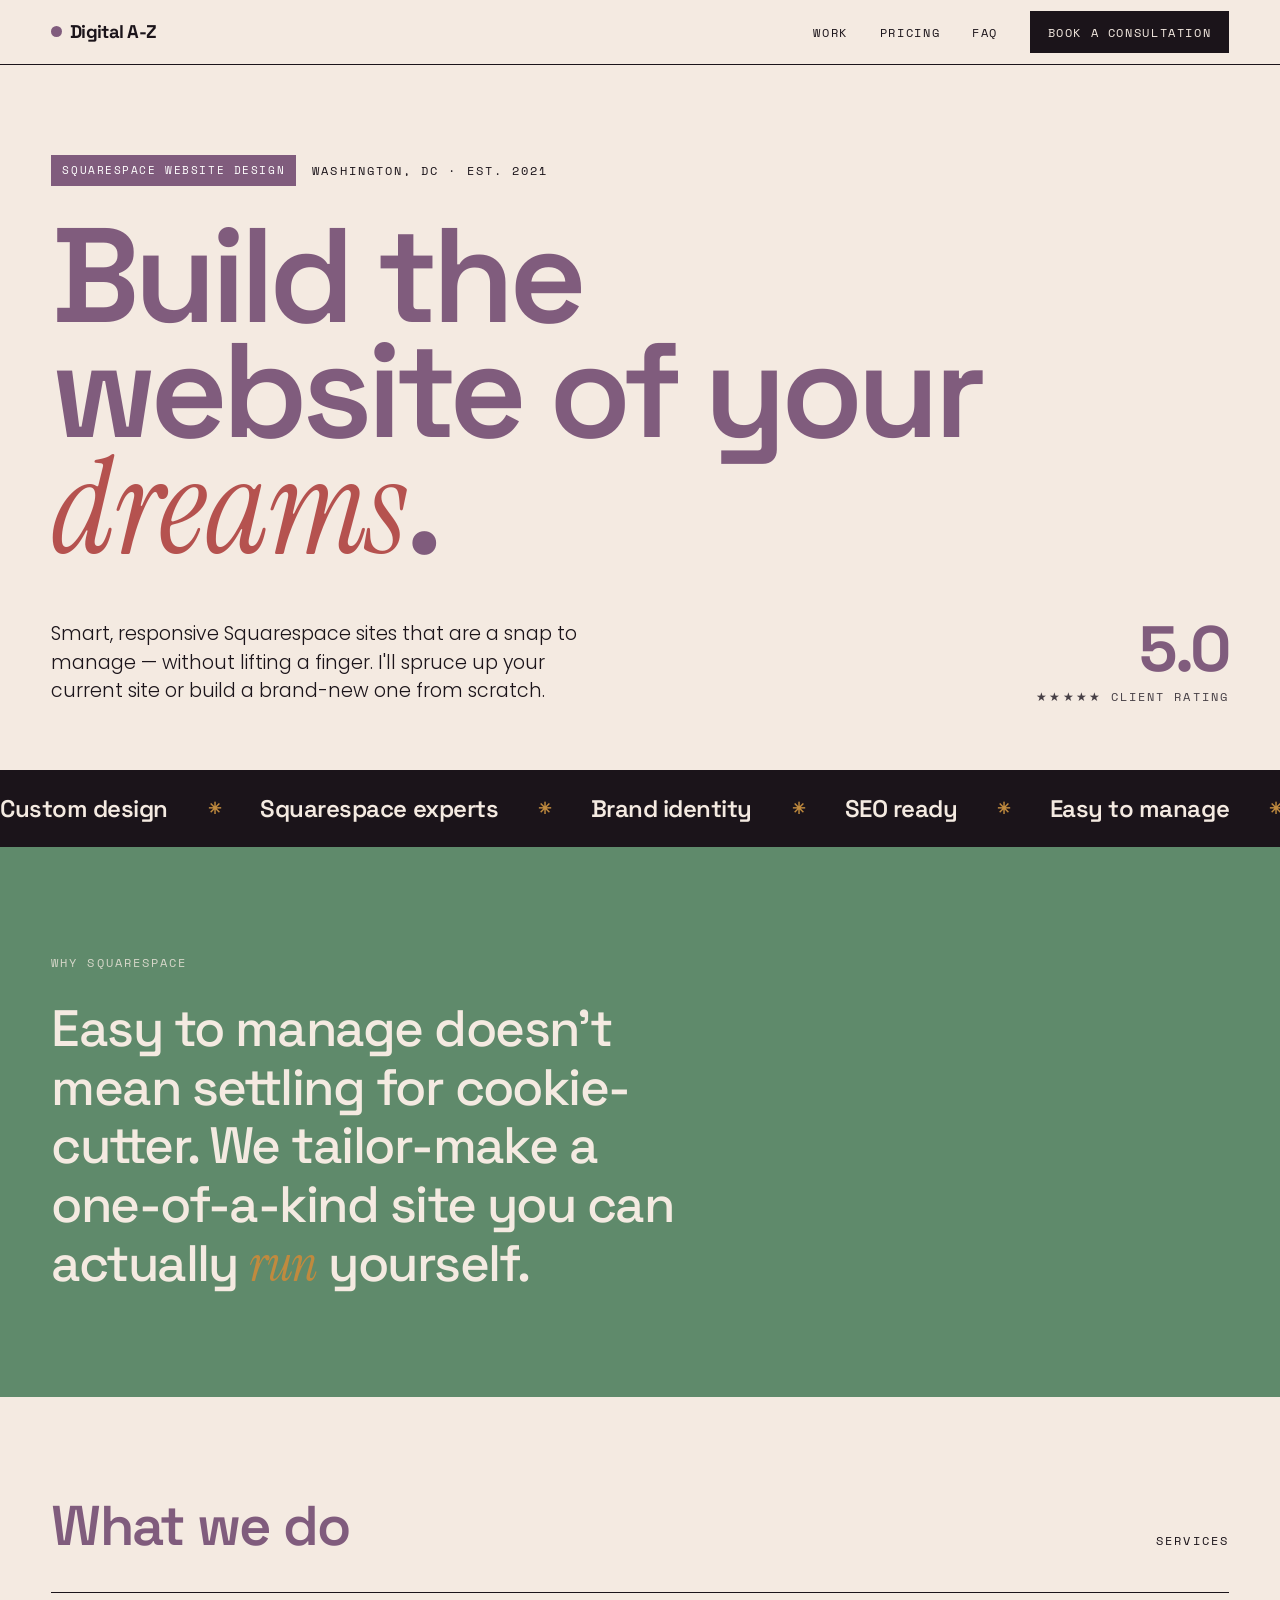
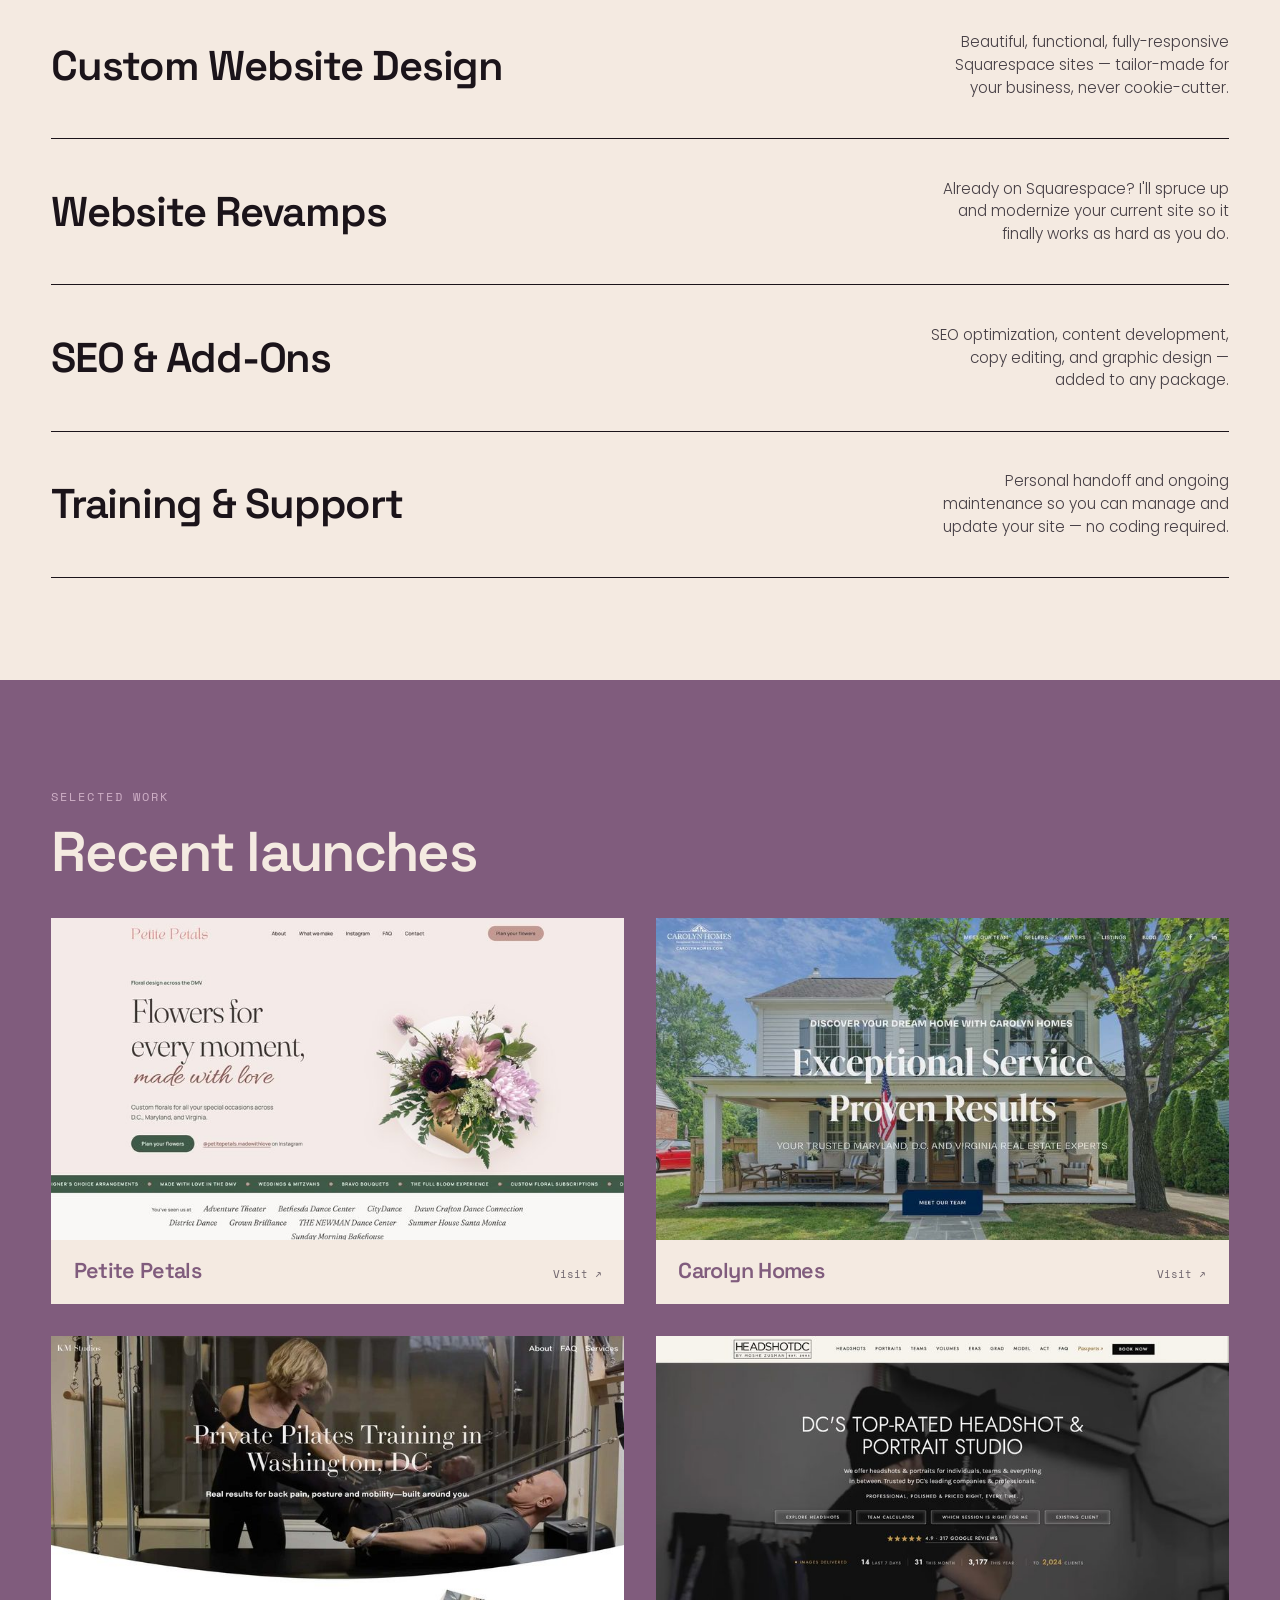
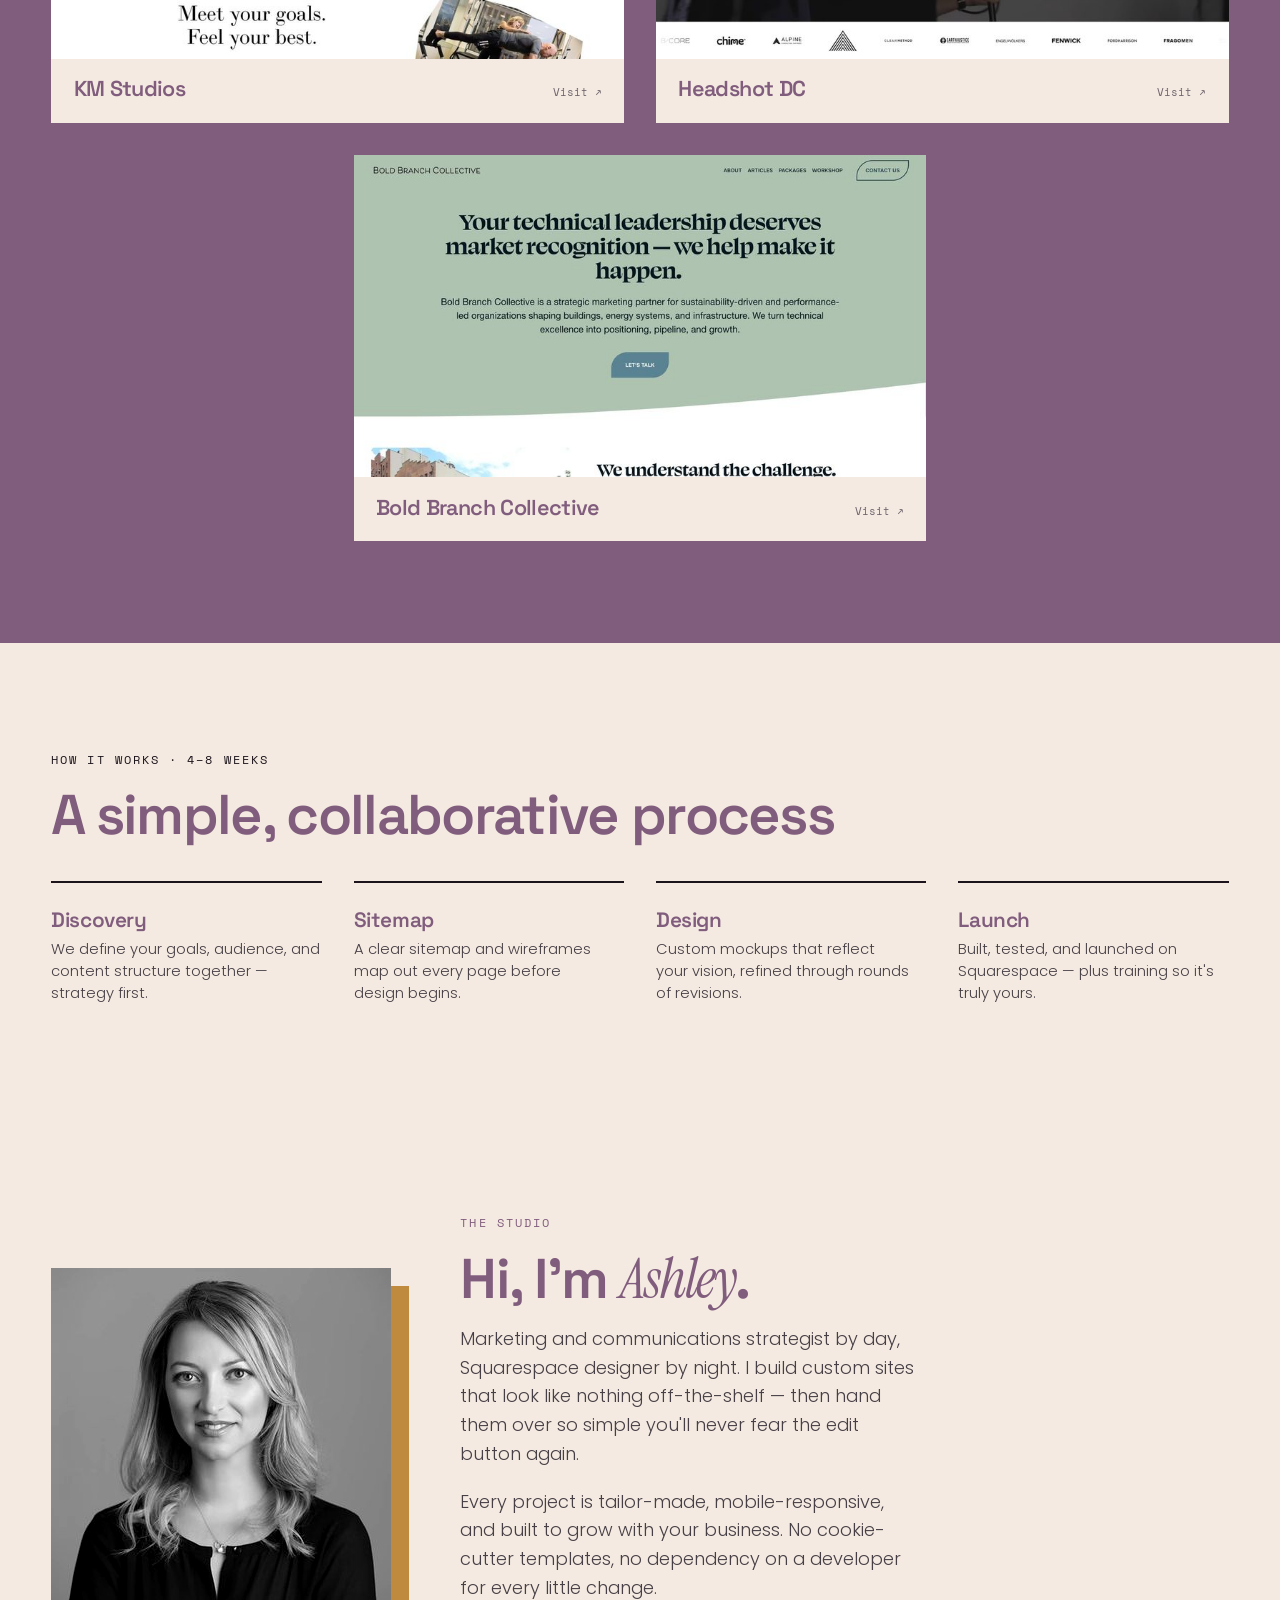
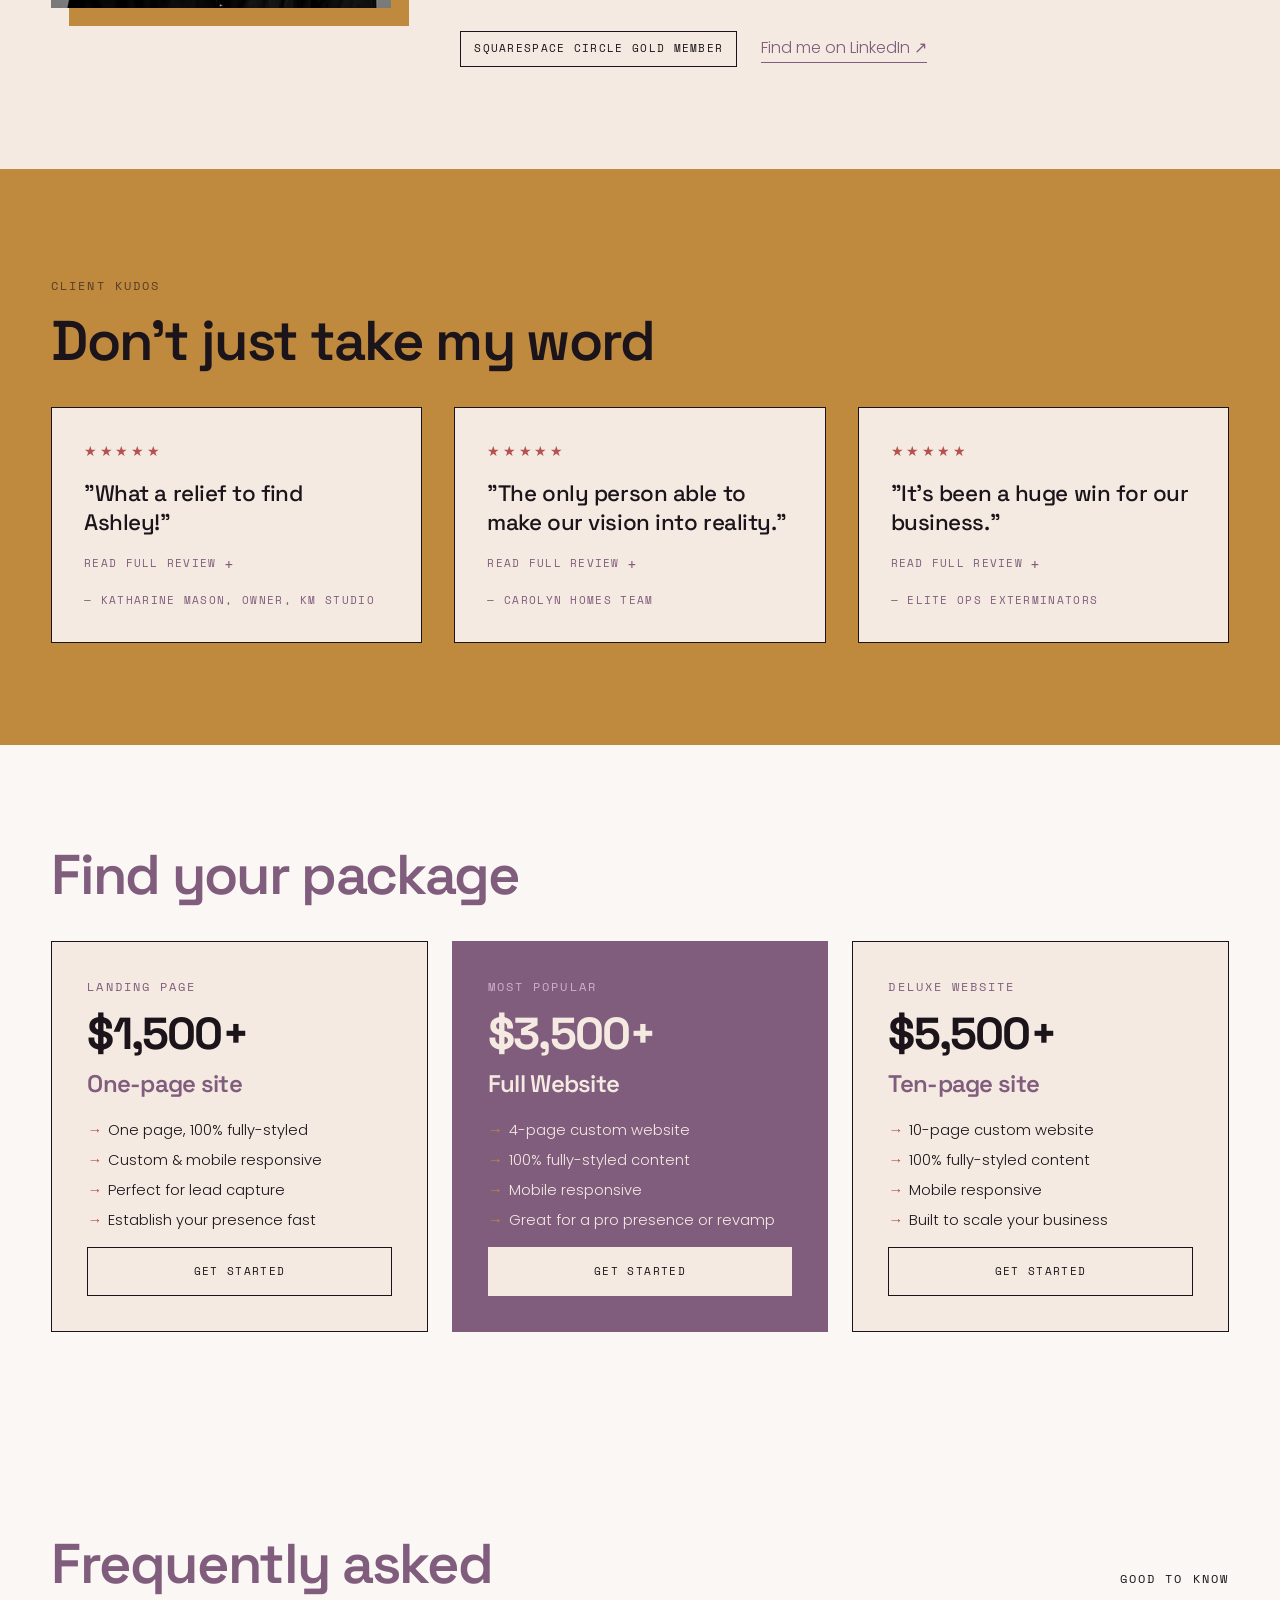
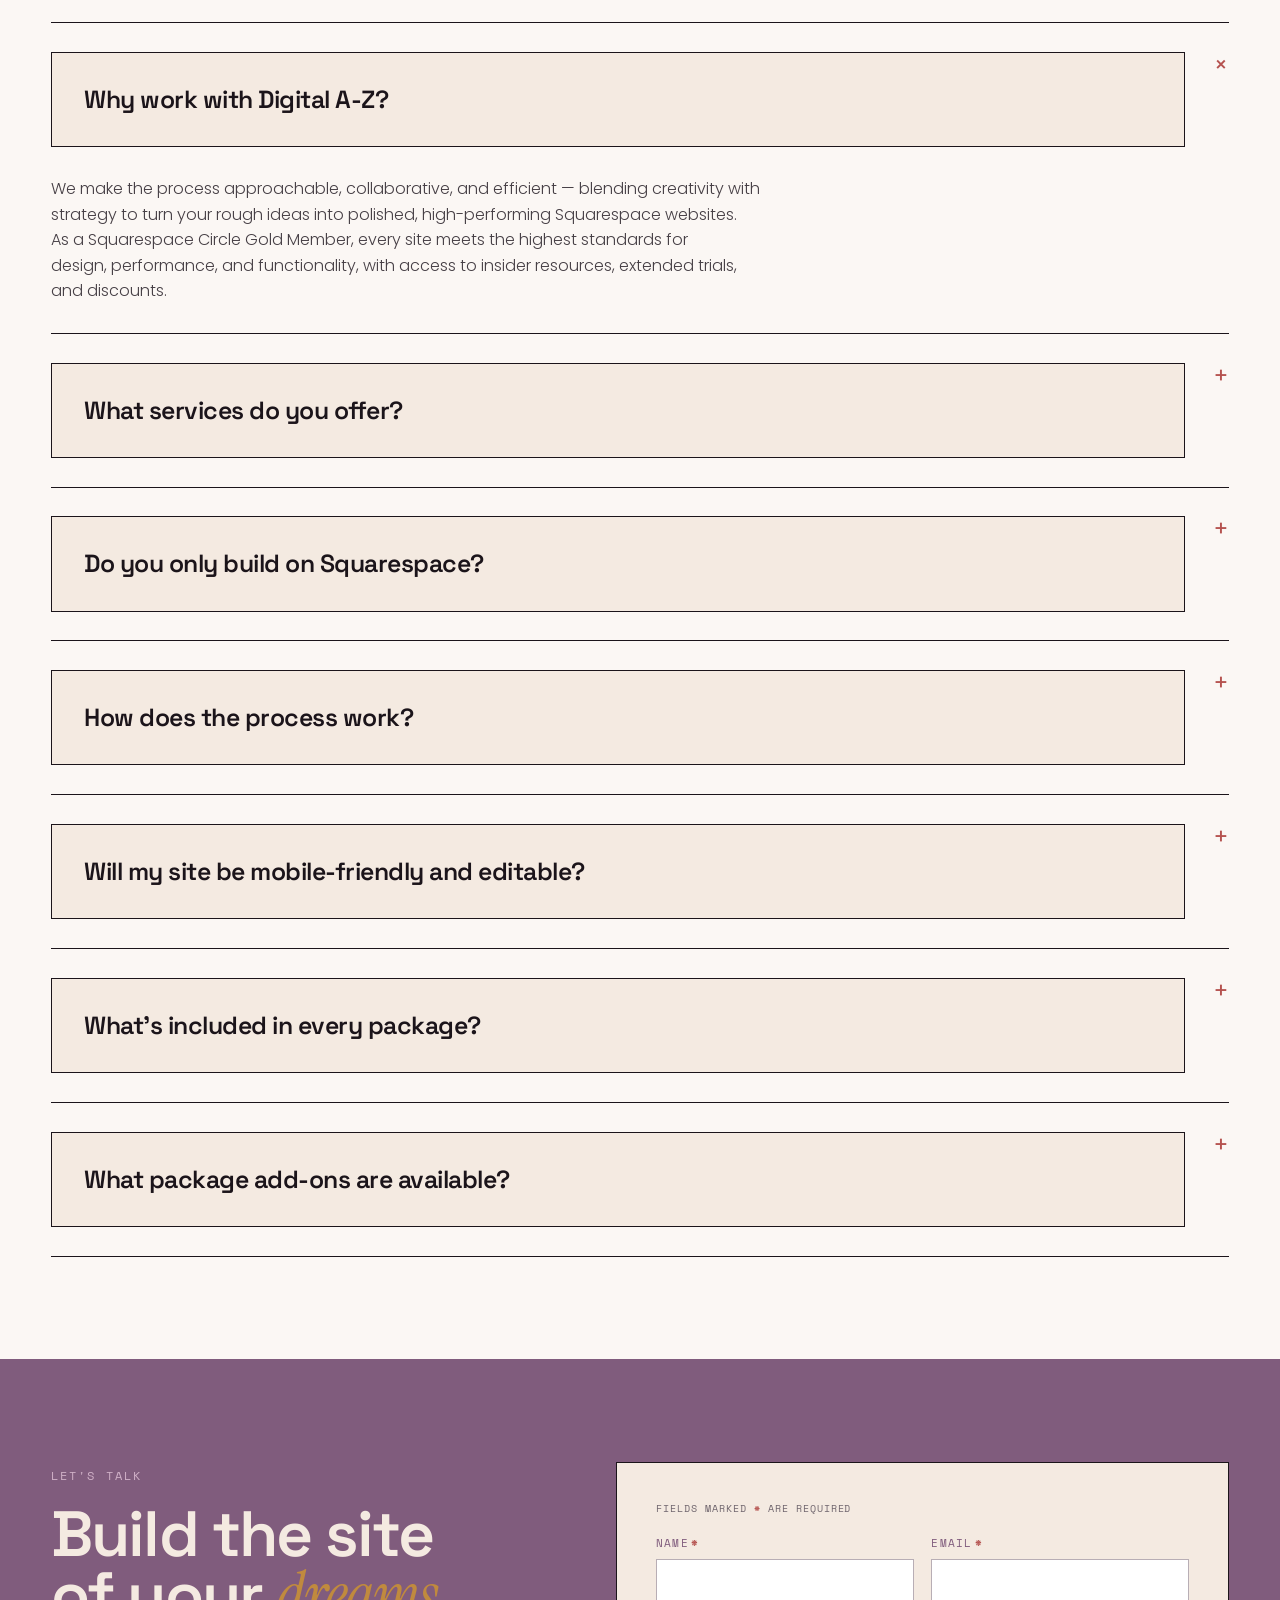
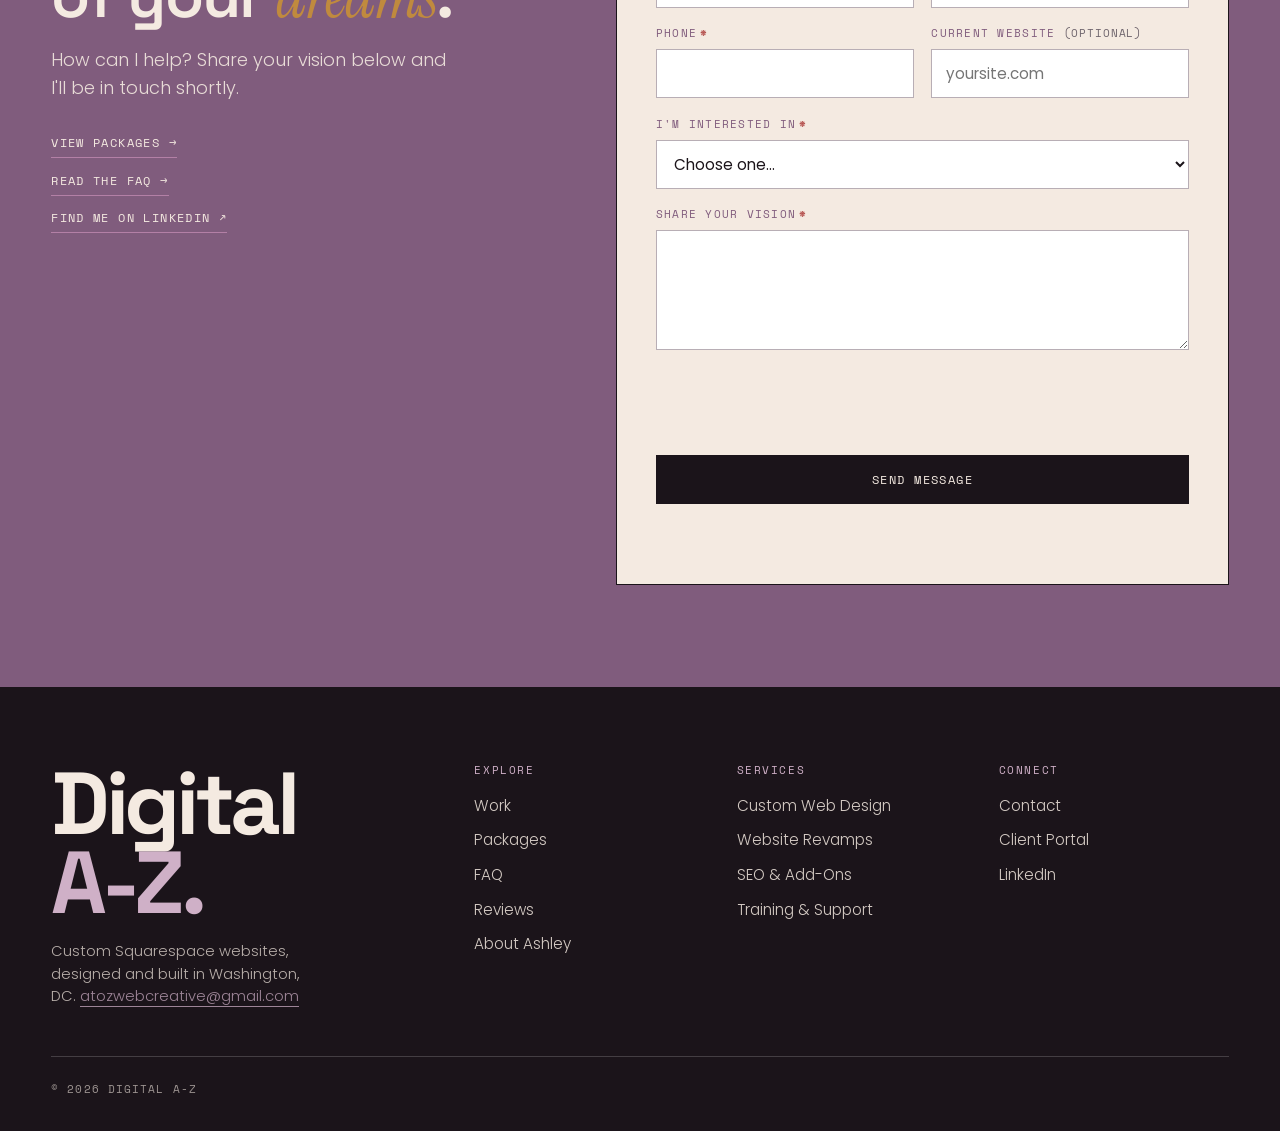
<file: index.html>
<!DOCTYPE html>
<html lang="en">
<head>
<meta charset="utf-8">
<meta name="viewport" content="width=device-width, initial-scale=1">
<title>Digital A-Z | Squarespace Website Design in Washington, DC</title>
<meta name="description" content="Digital A-Z designs beautiful, responsive, easy-to-manage custom Squarespace websites in Washington, DC. New builds and revamps starting at $1,500. Book a free consultation.">
<meta name="keywords" content="Squarespace web design, Washington DC website designer, custom Squarespace websites, Squarespace revamp, DC Squarespace expert, Squarespace Circle Gold">
<meta name="author" content="Ashley Zusman — Digital A-Z">
<meta name="robots" content="index, follow, max-image-preview:large, max-snippet:-1">
<link rel="canonical" href="https://www.digitalaz.co/">
<meta name="theme-color" content="#805c7d">
<link rel="icon" href="data:image/svg+xml,%3Csvg xmlns='http://www.w3.org/2000/svg' viewBox='0 0 100 100'%3E%3Crect width='100' height='100' rx='20' fill='%23805c7d'/%3E%3Ctext x='50' y='68' font-family='sans-serif' font-size='48' font-weight='700' fill='%23f4eae1' text-anchor='middle' letter-spacing='-3'%3EAZ%3C/text%3E%3C/svg%3E">
<meta name="geo.region" content="US-DC">
<meta name="geo.placename" content="Washington, District of Columbia">
<meta name="geo.position" content="38.9072;-77.0369">
<meta name="ICBM" content="38.9072, -77.0369">
<meta property="og:type" content="website">
<meta property="og:site_name" content="Digital A-Z">
<meta property="og:title" content="Digital A-Z | Squarespace Website Design in Washington, DC">
<meta property="og:description" content="Beautiful, responsive, easy-to-manage custom Squarespace websites in Washington, DC. New builds and revamps starting at $1,500.">
<meta property="og:url" content="https://www.digitalaz.co/">
<meta property="og:locale" content="en_US">
<meta property="og:image" content="https://www.digitalaz.co/images/og-card.png">
<meta property="og:image:width" content="1200">
<meta property="og:image:height" content="630">
<meta name="twitter:card" content="summary_large_image">
<meta name="twitter:title" content="Digital A-Z | Squarespace Website Design in Washington, DC">
<meta name="twitter:description" content="Beautiful, responsive, easy-to-manage custom Squarespace websites in Washington, DC. Starting at $1,500.">
<meta name="twitter:image" content="https://www.digitalaz.co/images/og-card.png">
<style>/* ============================================================
   Digital A-Z Design System — global entry point
   Consumers link this one file. Imports only.
   ============================================================ */




/* ---- tokens/colors.css ---- */
/* ============================================================
   Digital A-Z — Color tokens
   Soft, muted, sophisticated purple palette over warm neutrals.
   ============================================================ */
:root {
  /* --- Brand purples --- */
  --purple-dark: #805c7d;   /* deep mauve — primary brand, headers, primary UI */
  --purple: #b380a6;        /* medium purple — accents, hover, links */
  --purple-light: #cfb0c7;  /* soft lavender — subtle highlights, fills */

  /* Tints/shades for states (derived, harmonious) */
  --purple-dark-hover: #6f4f6c;
  --purple-hover: #a06f93;
  --purple-soft: #e7d6e2;   /* very light wash for backgrounds */
  --purple-faint: #f3eaf0;  /* faintest lavender tint */

  /* --- Neutrals --- */
  --black: #000000;         /* primary text, strong contrast */
  --white: #ffffff;         /* primary background, open space */
  --chardon: #f4eae1;       /* warm cream — secondary background */
  --seashell: #fbf7f4;      /* soft neutral — tertiary background */

  /* Gray ramp (warm-leaning, for borders/muted text) */
  --ink-900: #1b141a;
  --ink-700: #463f45;
  --ink-500: #6f656d;
  --ink-300: #b8aeb5;
  --ink-200: #ddd4da;
  --ink-100: #efe9ec;

  /* --- Semantic aliases --- */
  --text-strong: var(--black);
  --text-body: #2a2230;
  --text-muted: var(--ink-500);
  --text-on-purple: var(--white);
  --text-heading: var(--purple-dark);
  --link: var(--purple);
  --link-hover: var(--purple-dark);

  --surface-page: var(--white);
  --surface-warm: var(--chardon);
  --surface-soft: var(--seashell);
  --surface-card: var(--white);
  --surface-accent: var(--purple-light);
  --surface-accent-soft: var(--purple-faint);

  --border-subtle: var(--ink-200);
  --border-default: var(--ink-300);
  --border-brand: var(--purple);

  --focus-ring: var(--purple);

  /* Status (muted to fit palette) */
  --success: #5f8a6b;
  --warning: #c08a3e;
  --danger: #b5524f;
}



/* ---- tokens/typography.css ---- */
/* ============================================================
   Digital A-Z — Typography tokens
   Headings: IvyMode (→ Cormorant Garamond substitute)
   Body & Buttons: Poppins
   Script accents: Sacramento
   ============================================================ */
:root {
  /* Families */
  --font-heading: "Cormorant Garamond", "IvyMode", Georgia, serif;
  --font-body: "Poppins", system-ui, -apple-system, sans-serif;
  --font-button: "Poppins", system-ui, sans-serif;
  --font-script: "Sacramento", "Brush Script MT", cursive;

  /* Weights */
  --fw-light: 300; /* @kind font */
  --fw-regular: 400; /* @kind font */
  --fw-medium: 500; /* @kind font */
  --fw-semibold: 600; /* @kind font */
  --fw-bold: 700; /* @kind font */

  /* Display & heading scale (Cormorant runs large/elegant) */
  --fs-display: clamp(3rem, 6vw, 5.25rem); /* @kind font */
  --fs-h1: clamp(2.5rem, 4.5vw, 4rem); /* @kind font */
  --fs-h2: clamp(2rem, 3.5vw, 3rem); /* @kind font */
  --fs-h3: 2rem; /* @kind font */
  --fs-h4: 1.5rem; /* @kind font */
  --fs-script: clamp(2.25rem, 4vw, 3.5rem); /* @kind font */

  /* Body scale (Poppins) */
  --fs-lead: 1.25rem; /* @kind font */
  --fs-body: 1rem; /* @kind font */
  --fs-sm: 0.875rem; /* @kind font */
  --fs-xs: 0.75rem; /* @kind font */
  --fs-eyebrow: 0.8125rem; /* @kind font */

  /* Line heights */
  --lh-tight: 1.05; /* @kind font */
  --lh-heading: 1.15; /* @kind font */
  --lh-body: 1.65; /* @kind font */

  /* Letter spacing */
  --ls-tight: -0.01em; /* @kind font */
  --ls-normal: 0; /* @kind font */
  --ls-eyebrow: 0.18em; /* @kind font */
  --ls-button: 0.06em; /* @kind font */
}



/* ---- tokens/spacing.css ---- */
/* ============================================================
   Digital A-Z — Spacing, radius, shadow, layout tokens
   Note: brand uses 15px radius on forms/cards; buttons stay
   SQUARE (rounding buttons breaks Squarespace timeline CSS).
   ============================================================ */
:root {
  /* Spacing scale (8pt-ish, with warm generous rhythm) */
  --space-1: 4px;
  --space-2: 8px;
  --space-3: 12px;
  --space-4: 16px;
  --space-5: 24px;
  --space-6: 32px;
  --space-7: 48px;
  --space-8: 64px;
  --space-9: 96px;
  --space-10: 128px;

  /* Section padding for the airy, white-space-heavy layouts */
  --section-y: clamp(4rem, 9vw, 8rem); /* @kind spacing */
  --gutter: clamp(1.25rem, 5vw, 5rem); /* @kind spacing */
  --content-max: 1200px;
  --measure: 65ch;

  /* Radius — brand convention: 15px on cards/forms; buttons square (0) */
  --radius-none: 0;        /* buttons */
  --radius-sm: 8px;
  --radius: 15px;          /* cards, forms, images */
  --radius-lg: 24px;
  --radius-pill: 999px;    /* badges/tags only */

  /* Borders */
  --bw-hair: 1px; /* @kind spacing */
  --bw: 2px; /* @kind spacing */ /* brand forms use 2px purple border */

  /* Shadows — soft, low, warm-tinted (never harsh) */
  --shadow-sm: 0 1px 2px rgba(128, 92, 125, 0.08);
  --shadow: 0 8px 24px rgba(128, 92, 125, 0.10);
  --shadow-lg: 0 24px 60px rgba(128, 92, 125, 0.16);

  /* Motion */
  --ease: cubic-bezier(0.22, 0.61, 0.36, 1); /* @kind other */
  --dur-fast: 140ms; /* @kind other */
  --dur: 240ms; /* @kind other */
  --dur-slow: 420ms; /* @kind other */
}



/* ---- tokens/base.css ---- */
/* ============================================================
   Digital A-Z — Base element defaults
   ============================================================ */
*, *::before, *::after { box-sizing: border-box; }

body {
  margin: 0;
  font-family: var(--font-body);
  font-weight: var(--fw-regular);
  font-size: var(--fs-body);
  line-height: var(--lh-body);
  color: var(--text-body);
  background: var(--surface-page);
  -webkit-font-smoothing: antialiased;
  text-rendering: optimizeLegibility;
}

h1, h2, h3, h4 {
  font-family: var(--font-heading);
  color: var(--text-heading);
  line-height: var(--lh-heading);
  font-weight: var(--fw-medium);
  letter-spacing: var(--ls-tight);
  margin: 0 0 0.5em;
  text-wrap: balance;
}
h1 { font-size: var(--fs-h1); }
h2 { font-size: var(--fs-h2); }
h3 { font-size: var(--fs-h3); }
h4 { font-size: var(--fs-h4); }

p { margin: 0 0 1em; text-wrap: pretty; }

a { color: var(--link); text-decoration: none; transition: color var(--dur) var(--ease); }
a:hover { color: var(--link-hover); }





</style>
<link rel="preconnect" href="https://fonts.googleapis.com">
<link rel="preconnect" href="https://fonts.gstatic.com" crossorigin>
<link href="https://fonts.googleapis.com/css2?family=Space+Grotesk:wght@400;500;600;700&family=Space+Mono:wght@400;700&family=Instrument+Serif:ital@0;1&family=Poppins:wght@300;400&display=swap" rel="stylesheet">
<style>
  :root{
    --disp:"Space Grotesk",sans-serif; --mono:"Space Mono",monospace; --edit:"Instrument Serif",serif; --body:"Poppins",sans-serif;
    --ink:#1b141a; --cream:var(--chardon); --shell:var(--seashell);
    --sage:var(--success); --gold:var(--warning); --terra:var(--danger);
  }
  *{box-sizing:border-box}
  html{scroll-behavior:smooth}
  body{margin:0;font-family:var(--body);color:var(--ink);background:var(--cream);font-weight:300;-webkit-font-smoothing:antialiased;overflow-x:hidden}
  a{color:inherit;text-decoration:none}
  a.link{color:var(--purple-dark);text-decoration:none;border-bottom:1.5px solid currentColor;transition:color .2s}
  a.link:hover{color:var(--terra)}
  h1,h2,h3{font-family:var(--disp);font-weight:600;margin:0;letter-spacing:-.03em;line-height:.95}
  .mono{font-family:var(--mono);font-weight:400;text-transform:uppercase;letter-spacing:.18em;font-size:.72rem}
  .edit{font-family:var(--edit);font-weight:400;font-style:italic;letter-spacing:0}
  .wrap{max-width:1320px;margin:0 auto;padding:0 clamp(1.25rem,4vw,3.5rem)}
  section{position:relative}

  /* NAV */
  .nav{position:sticky;top:0;z-index:50;background:var(--cream);border-bottom:1.5px solid var(--ink)}
  .nav .row{display:flex;align-items:center;justify-content:space-between;height:64px}
  .brand{font-family:var(--disp);font-weight:700;font-size:1.15rem;letter-spacing:-.04em;display:flex;align-items:center;gap:.5rem;transition:color .2s}
  .brand:hover{color:var(--terra)}
  .brand .dot{width:11px;height:11px;background:var(--purple-dark);border-radius:50%}
  .nav .links{display:flex;gap:2rem;align-items:center}
  .nav .links a{font-family:var(--mono);font-size:.72rem;text-transform:uppercase;letter-spacing:.14em;transition:color .2s}
  .nav .links a:hover{color:var(--terra)}
  .navcta{font-family:var(--mono);font-size:.7rem;text-transform:uppercase;letter-spacing:.12em;background:var(--ink);color:var(--cream);padding:.7rem 1.1rem;border-radius:0}
  .navcta:hover{background:var(--purple-dark)}
  @media(max-width:720px){.nav .links a:not(.navcta){display:none}}

  /* HERO */
  .hero{padding:clamp(3rem,7vw,6.5rem) 0 clamp(2.5rem,5vw,4rem)}
  .hero .ey{display:flex;gap:1rem;align-items:center;margin-bottom:2rem;flex-wrap:wrap}
  .tag{font-family:var(--mono);font-size:.7rem;text-transform:uppercase;letter-spacing:.14em;background:var(--purple-dark);color:#fff;padding:.4rem .7rem;display:inline-block;white-space:nowrap}
  .hero h1{font-size:clamp(3.2rem,10.5vw,10rem);line-height:.86;letter-spacing:-.045em}
  .hero h1 .il{font-family:var(--edit);font-weight:400;font-style:italic;letter-spacing:-.01em;color:var(--terra)}
  .hero h1 .out{-webkit-text-stroke:2px var(--ink);color:transparent}
  .herofoot{display:grid;grid-template-columns:1.3fr .7fr;gap:2rem;align-items:end;margin-top:clamp(2rem,4vw,3.5rem)}
  .herofoot p{font-size:clamp(1rem,1.5vw,1.2rem);max-width:44ch;line-height:1.5;margin:0}
  .heronum{text-align:right}
  .heronum .big{font-family:var(--disp);font-weight:700;font-size:clamp(2.5rem,5vw,4rem);color:var(--purple-dark);letter-spacing:-.04em;line-height:1}
  @media(max-width:820px){.herofoot{grid-template-columns:1fr}.heronum{text-align:left}}

  /* MARQUEE */
  .marquee{background:var(--ink);color:var(--cream);overflow:hidden;border-top:1.5px solid var(--ink);border-bottom:1.5px solid var(--ink);padding:1.1rem 0}
  .track{display:inline-flex;white-space:nowrap;gap:2.5rem;animation:scroll 32s linear infinite;will-change:transform}
  .track span{font-family:var(--disp);font-weight:600;font-size:1.5rem;letter-spacing:-.02em;display:inline-flex;gap:2.5rem;align-items:center}
  .track span::after{content:"✳";color:var(--gold);font-size:1rem}
  @keyframes scroll{to{transform:translateX(-50%)}}

  /* STATEMENT */
  .statement{background:var(--sage);color:var(--cream);padding:clamp(4rem,8vw,7rem) 0}
  .statement .mono{color:var(--cream);opacity:.8}
  .statement p{font-family:var(--disp);font-weight:500;font-size:clamp(1.6rem,4vw,3.2rem);line-height:1.15;letter-spacing:-.03em;max-width:20ch;margin:1.5rem 0 0;color:var(--cream)}
  .statement p em{font-family:var(--edit);font-style:italic;font-weight:400;color:var(--gold)}

  /* SERVICES INDEX */
  .services{padding:clamp(4rem,8vw,7rem) 0}
  .services .head{display:flex;justify-content:space-between;align-items:baseline;margin-bottom:2.5rem;flex-wrap:wrap;gap:1rem}
  .services h2{font-size:clamp(2rem,5vw,3.5rem)}
  .srow{display:grid;grid-template-columns:1fr auto;gap:clamp(1rem,4vw,3rem);align-items:center;padding:clamp(1.6rem,3vw,2.4rem) 0;border-top:1.5px solid var(--ink);cursor:default;transition:padding-left .3s,background .3s}
  .srow:last-child{border-bottom:1.5px solid var(--ink)}
  .srow .no{font-family:var(--mono);font-size:.8rem;color:var(--purple-dark)}
  .srow .ttl{font-family:var(--disp);font-weight:600;font-size:clamp(1.5rem,3.5vw,2.6rem);letter-spacing:-.03em;line-height:1}
  .srow .desc{font-size:.95rem;max-width:34ch;color:var(--ink-700);line-height:1.5;justify-self:end;text-align:right}
  .srow:hover{padding-left:1.5rem;background:var(--shell)}
  .srow:hover .ttl{color:var(--terra)}
  @media(max-width:820px){.srow{grid-template-columns:1fr}.srow .desc{display:none}}

  /* WORK */
  .work{background:var(--purple-dark);color:var(--cream);padding:clamp(4rem,8vw,7rem) 0}
  .work .mono{color:var(--purple-light)}
  .work h2{font-size:clamp(2rem,5vw,3.5rem);margin:1rem 0 2.5rem;color:var(--cream)}
  .grid{display:grid;grid-template-columns:repeat(2,1fr);gap:clamp(1rem,2.5vw,2rem)}
  .proj{background:var(--cream);color:var(--ink);border-radius:0;overflow:hidden;display:flex;flex-direction:column;transition:transform .3s}
  .proj:hover{transform:translateY(-6px)}
  .proj .ph{aspect-ratio:16/9;position:relative;overflow:hidden}
  .proj .ph img{position:absolute;inset:0;width:100%;height:100%;object-fit:cover;object-position:top center;z-index:0}
  .proj:nth-child(1) .ph{background:var(--terra)}
  .proj:nth-child(2) .ph{background:var(--gold)}
  .proj:nth-child(3) .ph{background:var(--sage)}
  .proj:nth-child(4) .ph{background:var(--purple)}
  .proj .meta{padding:1.3rem 1.4rem;display:flex;justify-content:space-between;align-items:baseline;gap:1rem}
  .proj .meta h3{font-size:1.35rem;letter-spacing:-.03em}
  .proj .meta .yr{font-family:var(--mono);font-size:.7rem;color:var(--ink-500)}
  @media(max-width:720px){.grid{grid-template-columns:1fr}}

  /* PROCESS */
  .process{padding:clamp(4rem,8vw,7rem) 0}
  .process h2{font-size:clamp(2rem,5vw,3.5rem);margin-bottom:2.5rem}
  .steps{display:grid;grid-template-columns:repeat(4,1fr);gap:clamp(1rem,2.5vw,2rem)}
  .step .no{font-family:var(--disp);font-weight:700;font-size:3rem;color:var(--purple-light);letter-spacing:-.05em;line-height:1}
  .step h3{font-size:1.3rem;margin:.7rem 0 .5rem;letter-spacing:-.02em}
  .step p{font-size:.92rem;color:var(--ink-700);line-height:1.5;margin:0}
  .step{border-top:2px solid var(--ink);padding-top:1rem}
  @media(max-width:820px){.steps{grid-template-columns:repeat(2,1fr)}}
  @media(max-width:480px){.steps{grid-template-columns:1fr}}

  /* ABOUT */
  .about{padding:clamp(4rem,8vw,7rem) 0}
  .about .inner{display:grid;grid-template-columns:.62fr 1.38fr;gap:clamp(2rem,5vw,4.5rem);align-items:center}
  .about .photo{position:relative;max-width:340px;width:100%}
  .about .photo::before{content:"";position:absolute;inset:auto -18px -18px auto;width:100%;height:100%;background:var(--gold);z-index:0}
  .about .photo img{position:relative;z-index:1;width:100%;height:auto;aspect-ratio:1;object-fit:cover;display:block;filter:grayscale(1) contrast(1.05)}
  .about h2{font-size:clamp(2rem,5vw,3.5rem);margin:1rem 0 1.2rem}
  .about h2 em{font-family:var(--edit);font-style:italic;font-weight:400;color:var(--purple-dark)}
  .about p{font-size:clamp(1rem,1.4vw,1.15rem);line-height:1.6;max-width:46ch;margin:0 0 1.2rem;color:var(--ink-700)}
  .about .cred{display:flex;gap:1.5rem;align-items:center;margin-top:1.8rem;flex-wrap:wrap}
  .about .cred .badge{font-family:var(--mono);font-size:.68rem;text-transform:uppercase;letter-spacing:.12em;border:1.5px solid var(--ink);padding:.5rem .8rem}
  @media(max-width:820px){.about .inner{grid-template-columns:1fr}.about .photo{max-width:260px}}
  @media(max-width:560px){.about .photo{max-width:200px}}

  /* PRICING */
  .pricing{background:var(--shell);padding:clamp(4rem,8vw,7rem) 0}
  .pricing h2{font-size:clamp(2rem,5vw,3.5rem);margin-bottom:2.5rem}
  .plans{display:grid;grid-template-columns:repeat(3,1fr);gap:clamp(1rem,2vw,1.5rem)}
  .plan{background:var(--cream);border:1.5px solid var(--ink);padding:clamp(1.6rem,3vw,2.2rem);display:flex;flex-direction:column;gap:1rem}
  .plan.feat{background:var(--purple-dark);color:var(--cream);border-color:var(--purple-dark)}
  .plan.feat h3,.plan.feat .price,.plan.feat li{color:var(--cream)}
  .plan .mono{color:var(--purple-dark)}
  .plan.feat .mono{color:var(--purple-light)}
  .plan .price{font-family:var(--disp);font-weight:700;font-size:2.8rem;letter-spacing:-.04em;line-height:1}
  .plan h3{font-size:1.5rem;letter-spacing:-.03em}
  .plan ul{list-style:none;padding:0;margin:.5rem 0 0;display:flex;flex-direction:column;gap:.6rem;flex:1}
  .plan li{font-size:.92rem;padding-left:1.3rem;position:relative;line-height:1.4}
  .plan li::before{content:"→";position:absolute;left:0;color:var(--terra)}
  .plan.feat li::before{color:var(--gold)}
  .plan .btn{font-family:var(--mono);text-transform:uppercase;font-size:.7rem;letter-spacing:.12em;text-align:center;padding:.9rem;border:1.5px solid var(--ink);transition:background .2s,color .2s}
  .plan .btn:hover{background:var(--ink);color:var(--cream)}
  .plan.feat .btn{background:var(--cream);color:var(--ink);border-color:var(--cream)}
  .plan.feat .btn:hover{background:var(--gold);border-color:var(--gold);color:var(--ink)}
  @media(max-width:820px){.plans{grid-template-columns:1fr}}

  /* KUDOS */
  .kudos{background:var(--gold);color:var(--ink);padding:clamp(4rem,8vw,7rem) 0}
  .kudos .mono{color:var(--ink);opacity:.65}
  .kudos h2{font-size:clamp(2rem,5vw,3.5rem);margin:1rem 0 2.5rem;color:var(--ink)}
  .qs{display:grid;grid-template-columns:repeat(auto-fit,minmax(260px,1fr));gap:clamp(1rem,2.5vw,2rem)}
  .q{background:var(--cream);border:1.5px solid var(--ink);padding:clamp(1.4rem,3vw,2rem);display:flex;flex-direction:column;gap:1rem}
  .q .stars{font-size:.9rem;letter-spacing:.18em;color:var(--terra)}
  .q blockquote{margin:0;font-family:var(--disp);font-weight:500;font-size:clamp(1.15rem,1.8vw,1.4rem);line-height:1.28;letter-spacing:-.02em}
  .q cite{font-family:var(--mono);font-size:.68rem;text-transform:uppercase;letter-spacing:.12em;font-style:normal;color:var(--purple-dark);margin-top:auto}
  .q .more{margin:-.25rem 0 0}
  .q .more summary{font-family:var(--mono);font-size:.66rem;text-transform:uppercase;letter-spacing:.12em;color:var(--purple-dark);cursor:pointer;list-style:none;display:inline-flex;align-items:center;gap:.45rem;padding:.15rem 0;transition:color .2s}
  .q .more summary::-webkit-details-marker{display:none}
  .q .more summary::after{content:"+";font-size:1rem;line-height:1;transition:transform .2s}
  .q .more[open] summary::after{content:"–"}
  .q .more summary:hover{color:var(--terra)}
  .q .more summary:focus-visible{outline:2px solid var(--purple-dark);outline-offset:3px}
  .q .more p{font-family:var(--body);font-size:.92rem;font-weight:400;line-height:1.62;letter-spacing:0;color:var(--ink-700);margin:.85rem 0 0;border-top:1.5px solid var(--ink-200);padding-top:.85rem}
  @media(max-width:820px){.qs{grid-template-columns:1fr}}

  /* FAQ */
  .faq{background:var(--shell);padding:clamp(4rem,8vw,7rem) 0}
  .faq .head{display:flex;justify-content:space-between;align-items:baseline;margin-bottom:2rem;flex-wrap:wrap;gap:1rem}
  .faq h2{font-size:clamp(2rem,5vw,3.5rem)}
  .faq details{border-top:1.5px solid var(--ink)}
  .faq details:last-of-type{border-bottom:1.5px solid var(--ink)}
  .faq summary{list-style:none;cursor:pointer;display:flex;align-items:flex-start;gap:clamp(.9rem,3vw,1.8rem);padding:clamp(1.3rem,2.5vw,1.8rem) 0;font-family:var(--disp);font-weight:600;font-size:clamp(1.15rem,2.2vw,1.55rem);letter-spacing:-.02em;line-height:1.18}
  .faq summary::-webkit-details-marker{display:none}
  .faq summary .n{font-family:var(--mono);font-size:.78rem;font-weight:400;color:var(--purple-dark);padding-top:.4em;flex:none}
  .faq summary .q{flex:1}
  .faq summary .ic{font-family:var(--disp);font-weight:400;font-size:1.6rem;line-height:1;color:var(--terra);transition:transform .25s;flex:none}
  .faq details[open] summary .ic{transform:rotate(45deg)}
  .faq .a{padding:0 0 clamp(1.3rem,2.5vw,1.8rem) 0;max-width:72ch}
  .faq .a p{margin:0;font-size:1rem;line-height:1.6;color:var(--ink-700)}

  /* CONTACT */
  .contact{background:var(--purple-dark);color:var(--cream);padding:clamp(4rem,8vw,7rem) 0}
  .contact .inner{display:grid;grid-template-columns:.9fr 1.1fr;gap:clamp(2rem,5vw,4rem);align-items:start}
  .contact .mono{color:var(--purple-light)}
  .contact h2{font-size:clamp(2.2rem,5vw,4rem);margin:1rem 0 1.2rem;color:var(--cream)}
  .contact h2 em{font-family:var(--edit);font-style:italic;font-weight:400;color:var(--gold)}
  .contact .lead{font-size:clamp(1rem,1.4vw,1.2rem);line-height:1.55;max-width:40ch;margin:0 0 2rem;opacity:.9}
  .contact .aux{display:flex;flex-direction:column;gap:.8rem}
  .contact .aux a{font-family:var(--mono);font-size:.72rem;text-transform:uppercase;letter-spacing:.12em;color:var(--cream);border-bottom:1.5px solid var(--purple);padding-bottom:.3rem;width:max-content;transition:color .2s,border-color .2s}
  .contact .aux a:hover{color:var(--gold);border-color:var(--gold)}
  .form-card{background:var(--cream);color:var(--ink);border:1.5px solid var(--ink);padding:clamp(1.6rem,3vw,2.4rem)}
  .form-card .hp{position:absolute !important;left:-9999px !important;top:auto;width:1px;height:1px;overflow:hidden}
  .form-card .fg{display:flex;flex-direction:column;gap:.4rem;margin-bottom:1.1rem}
  .form-card .row2{display:grid;grid-template-columns:1fr 1fr;gap:1.1rem}
  .form-card label{font-family:var(--mono);font-size:.66rem;text-transform:uppercase;letter-spacing:.12em;color:var(--purple-dark)}
  .form-card input,.form-card select,.form-card textarea{font-family:var(--body);font-size:.95rem;color:var(--ink);background:#fff;border:1.5px solid var(--ink-300);padding:.75rem .85rem;outline:none;transition:border-color .2s;border-radius:0;width:100%;box-sizing:border-box}
  .form-card input:focus,.form-card select:focus,.form-card textarea:focus{border-color:var(--purple-dark)}
  .form-card textarea{resize:vertical;min-height:120px}
  .form-card .submit{width:100%;font-family:var(--mono);text-transform:uppercase;font-size:.75rem;letter-spacing:.12em;background:var(--ink);color:var(--cream);border:0;padding:1rem;cursor:pointer;transition:background .2s;margin-top:.3rem}
  .form-card .submit:hover{background:var(--terra)}
  .form-card .submit:disabled{opacity:.6;cursor:default}
  .form-card .req{color:var(--terra);margin-left:.25em;font-weight:700}
  .form-card .opt{color:var(--ink-500);letter-spacing:.08em}
  .form-card .reqnote{font-family:var(--mono);font-size:.62rem;text-transform:uppercase;letter-spacing:.1em;color:var(--ink-500);margin:0 0 1.1rem}
  .form-card .reqnote span{color:var(--terra);font-weight:700}
  .form-card input:user-invalid,.form-card select:user-invalid,.form-card textarea:user-invalid{border-color:var(--danger)}
  .form-card .turnstile{margin:0 0 1.1rem;min-height:65px}
  .form-note{font-family:var(--mono);font-size:.72rem;text-transform:uppercase;letter-spacing:.08em;margin-top:1rem;min-height:1.2em}
  .form-note.ok{color:var(--success)}
  .form-note.err{color:var(--danger)}
  @media(max-width:820px){.contact .inner{grid-template-columns:1fr}.form-card .row2{grid-template-columns:1fr}}
  .cta h2{font-size:clamp(2.8rem,8vw,7rem);line-height:.9;letter-spacing:-.045em}
  .cta h2 em{font-family:var(--edit);font-style:italic;font-weight:400}
  .cta .form{display:flex;gap:0;max-width:520px;margin:2.5rem auto 0;border:1.5px solid var(--cream)}
  .cta input{flex:1;background:transparent;border:0;padding:1.1rem 1.2rem;font-family:var(--mono);font-size:.85rem;color:var(--cream);outline:none}
  .cta input::placeholder{color:rgba(255,255,255,.65)}
  .cta button{background:var(--cream);color:var(--ink);border:0;font-family:var(--mono);text-transform:uppercase;font-size:.72rem;letter-spacing:.12em;padding:0 1.5rem;cursor:pointer;transition:background .2s}
  .cta button:hover{background:var(--ink);color:var(--cream)}

  /* FOOTER */
  .foot{background:var(--ink);color:var(--cream);padding:clamp(3rem,6vw,5rem) 0 2rem}
  .foot .top{display:grid;grid-template-columns:1.7fr 1fr 1fr 1fr;gap:2rem;padding-bottom:3rem;border-bottom:1px solid rgba(255,255,255,.18)}
  .foot .blurb{font-size:.92rem;line-height:1.55;opacity:.72;max-width:30ch;margin:1.1rem 0 0}
  .foot .blurb a{color:var(--purple-light);border-bottom:1px solid currentColor}
  .foot .word{font-family:var(--disp);font-weight:700;font-size:clamp(2.5rem,7vw,5.5rem);letter-spacing:-.05em;line-height:.9}
  .foot .word span{color:var(--purple-light)}
  .foot .col h4{font-family:var(--mono);text-transform:uppercase;font-size:.7rem;letter-spacing:.14em;color:var(--purple-light);margin:0 0 1rem}
  .foot .col a{display:block;font-size:.95rem;margin-bottom:.6rem;opacity:.85;transition:opacity .2s}
  .foot .col a:hover{opacity:1;color:var(--gold)}
  .foot .bot{display:flex;justify-content:space-between;padding-top:1.5rem;font-family:var(--mono);font-size:.68rem;text-transform:uppercase;letter-spacing:.1em;opacity:.6;flex-wrap:wrap;gap:.5rem}
  @media(max-width:820px){.foot .top{grid-template-columns:1fr 1fr}.foot .brand-col{grid-column:1/-1}}

/* ---- Mobile legibility & tap targets (audit fixes) ----
   Applies only under 700px. Desktop rendering is unchanged. */
@media(max-width:700px){
  /* Nothing smaller than 12px on a phone */
  .mono{font-size:12.5px}
  .tag{font-size:12.5px}
  .about .cred .badge{font-size:12.5px}
  .proj .meta .yr{font-size:12.5px}
  .q cite{font-size:12.5px}
  .q .more summary{font-size:13px}
  .form-card label{font-size:12.5px}
  .form-card .reqnote{font-size:12px}
  .foot .col h4{font-size:12.5px}
  .nav .links a.navcta{font-size:12.5px}
  .plan .btn{font-size:13px}
  .contact .aux a{font-size:12.5px}
  .foot .bot{font-size:12.5px;opacity:.72}

  /* Every tappable thing clears 44px */
  .brand{min-height:44px}
  .navcta{min-height:44px;display:inline-flex;align-items:center}
  .about .cred a.link{display:inline-flex;align-items:center;min-height:44px}
  .q .more summary{min-height:44px}
  .contact .aux a{min-height:44px;display:inline-flex;align-items:flex-end;padding-bottom:.55rem}
  .foot .blurb a{display:inline-flex;align-items:center;min-height:44px;border-bottom:0;text-decoration:underline;text-underline-offset:4px}
  .foot .col a{min-height:44px;display:flex;align-items:center;margin-bottom:0}
}

/* An odd number of projects leaves one card alone in the final row.
   Centre it at the same width as its siblings so it reads as deliberate.
   This stops matching on its own as soon as the count is even again. */
@media(min-width:821px){
  .work .grid > .proj:last-child:nth-child(odd){
    grid-column:1/-1;
    width:calc(50% - clamp(.5rem,1.25vw,1rem));
    justify-self:center;
  }
}

/* Let the contact grid shrink below the form inputs' intrinsic width.
   Without this the column sticks at ~354px and clips at 320px viewports. */
@media(max-width:820px){
  .contact .inner>*{min-width:0}
  .form-card input,.form-card select,.form-card textarea{min-width:0}
}

</style>
<script type="application/ld+json">
{"@context":"https://schema.org","@type":"ProfessionalService","name":"Digital A-Z","description":"Custom Squarespace website design in Washington, DC — beautiful, responsive, and easy to manage.","url":"https://www.digitalaz.co/","priceRange":"$$","email":"atozwebcreative@gmail.com","founder":{"@type":"Person","name":"Ashley Zusman","sameAs":"https://www.linkedin.com/in/ashleyzusman"},"areaServed":[{"@type":"City","name":"Washington, D.C."},{"@type":"Country","name":"United States"}],"address":{"@type":"PostalAddress","addressLocality":"Washington","addressRegion":"DC","addressCountry":"US"},"geo":{"@type":"GeoCoordinates","latitude":38.9072,"longitude":-77.0369},"sameAs":["https://www.linkedin.com/in/ashleyzusman"],"makesOffer":[{"@type":"Offer","name":"Landing Page","price":"1500","priceCurrency":"USD"},{"@type":"Offer","name":"Full Website","price":"3500","priceCurrency":"USD"},{"@type":"Offer","name":"Deluxe Website","price":"5500","priceCurrency":"USD"}],"aggregateRating":{"@type":"AggregateRating","ratingValue":"5.0","reviewCount":"3","bestRating":"5"},"review":[{"@type":"Review","reviewRating":{"@type":"Rating","ratingValue":"5","bestRating":"5"},"author":{"@type":"Person","name":"Katharine Mason"},"reviewBody":"What a relief to find Ashley Zusman! She built me a sleek, eye-catching, easy to use website that is often the first interaction with my clients. I started with another web designer and was gravely disappointed. Then I found Ashley. After talking with me and asking the key questions to draw out the character of my studio, she developed a site that perfectly captured what I do. She was timely in her delivery, cost-effective, and it was a pleasure to work with her. When I need to make small changes, she does it immediately. I have been meaning to write this testimonial for a while, but I have been so busy with clients I have because of her that it took me a bit longer. I cannot say enough good things about her!"},{"@type":"Review","reviewRating":{"@type":"Rating","ratingValue":"5","bestRating":"5"},"author":{"@type":"Organization","name":"Carolyn Homes"},"reviewBody":"Ashley was wonderful to work with in creating our new website! After hitting many roadblocks with other companies, we came to Ashley who was the only person able to make our vision into reality! She was patient, thoughtful, and flexible as we made many changes throughout the process. We look forward to growing our business through the new website!"},{"@type":"Review","reviewRating":{"@type":"Rating","ratingValue":"5","bestRating":"5"},"author":{"@type":"Organization","name":"Elite Ops Exterminators"},"reviewBody":"We loved working with Ashley. She made the website process simple and stress-free, and the final product is exactly what we needed. It's been a huge win for our business."}]}
</script>
<script type="application/ld+json">{
  "@context": "https://schema.org",
  "@type": "FAQPage",
  "mainEntity": [
    {
      "@type": "Question",
      "name": "Why work with Digital A-Z?",
      "acceptedAnswer": {
        "@type": "Answer",
        "text": "We make the process approachable, collaborative, and efficient, blending creativity with strategy to turn your ideas into polished, high-performing Squarespace websites. As a Squarespace Circle Gold Member, every site meets the highest standards for design, performance, and functionality."
      }
    },
    {
      "@type": "Question",
      "name": "What services do you offer?",
      "acceptedAnswer": {
        "@type": "Answer",
        "text": "Digital A-Z specializes in custom Squarespace website design. Whether you need a brand-new site or a complete refresh, we create modern, responsive websites that perform well, look great, and are easy to manage."
      }
    },
    {
      "@type": "Question",
      "name": "Do you only build on Squarespace?",
      "acceptedAnswer": {
        "@type": "Answer",
        "text": "Squarespace is where most of my clients land and it's the easiest platform to hand over to someone who isn't technical. But it isn't right for every project. When a site needs something Squarespace can't do, I build it custom. The right answer depends on what you need to do after launch, and that's a conversation we'll have early."
      }
    },
    {
      "@type": "Question",
      "name": "How does the process work?",
      "acceptedAnswer": {
        "@type": "Answer",
        "text": "We start with discovery and strategy, then a sitemap and wireframes, followed by design mockups. Once approved, we build your site on Squarespace, refine it through testing, and launch. Most projects take 4 to 8 weeks."
      }
    },
    {
      "@type": "Question",
      "name": "Will my site be mobile-friendly and editable?",
      "acceptedAnswer": {
        "@type": "Answer",
        "text": "Yes. Every website is fully responsive across mobile, tablet, and desktop, and after launch we train you to manage and update your content yourself with no coding required."
      }
    },
    {
      "@type": "Question",
      "name": "What's included in every package?",
      "acceptedAnswer": {
        "@type": "Answer",
        "text": "Every package includes full Squarespace account setup, a customized template with professionally designed pages, domain and hosting configuration, a custom contact form, and social media integration."
      }
    },
    {
      "@type": "Question",
      "name": "What package add-ons are available?",
      "acceptedAnswer": {
        "@type": "Answer",
        "text": "Add-ons include SEO optimization, ongoing maintenance, troubleshooting and support, content development, copy editing, and graphic design."
      }
    }
  ]
}</script>
</head>
<body>

<nav class="nav"><div class="wrap row">
  <a class="brand" href="/" aria-label="Digital A-Z — home"><span class="dot"></span>Digital&nbsp;A&#8209;Z</a>
  <div class="links">
    <a href="#work">Work</a>
    <a href="#pricing">Pricing</a>
    <a href="#faq">FAQ</a>
    <a href="#contact" class="navcta">Book a consultation</a>
  </div>
</div></nav>

<header class="hero"><div class="wrap">
  <div class="ey"><span class="tag">Squarespace Website Design</span><span class="mono">Washington, DC · Est. 2021</span></div>
  <h1>Build the<br>website of your<br><span class="il">dreams</span>.</h1>
  <div class="herofoot">
    <p>Smart, responsive Squarespace sites that are a snap to manage — without lifting a finger. I'll spruce up your current site or build a brand-new one from scratch.</p>
    <div class="heronum"><div class="big">5.0</div><div class="mono" style="margin-top:.4rem;color:var(--ink-700)">★★★★★ Client rating</div></div>
  </div>
</div></header>

<div class="marquee"><div class="track">
  <span>Custom design</span><span>Squarespace experts</span><span>Brand identity</span><span>SEO ready</span><span>Easy to manage</span><span>Custom design</span><span>Squarespace experts</span><span>Brand identity</span><span>SEO ready</span><span>Easy to manage</span>
</div></div>

<section class="statement"><div class="wrap">
  <span class="mono">Why Squarespace</span>
  <p>Easy to manage doesn't mean settling for cookie-cutter. We tailor-make a one-of-a-kind site you can actually <em>run</em> yourself.</p>
</div></section>

<section class="services" id="services"><div class="wrap">
  <div class="head"><h2>What we do</h2><span class="mono">Services</span></div>
  <div class="srow"><span class="ttl">Custom Website Design</span><span class="desc">Beautiful, functional, fully-responsive Squarespace sites — tailor-made for your business, never cookie-cutter.</span></div>
  <div class="srow"><span class="ttl">Website Revamps</span><span class="desc">Already on Squarespace? I'll spruce up and modernize your current site so it finally works as hard as you do.</span></div>
  <div class="srow"><span class="ttl">SEO &amp; Add-Ons</span><span class="desc">SEO optimization, content development, copy editing, and graphic design — added to any package.</span></div>
  <div class="srow"><span class="ttl">Training &amp; Support</span><span class="desc">Personal handoff and ongoing maintenance so you can manage and update your site — no coding required.</span></div>
</div></section>

<section class="work" id="work"><div class="wrap">
  <span class="mono">Selected work</span>
  <h2>Recent launches</h2>
  <div class="grid">
    <a class="proj" href="https://petite-petals.com" target="_blank" rel="noopener"><div class="ph"><img src="images/petitepetals.jpg?v=2" srcset="images/petitepetals-480.jpg?v=2 480w, images/petitepetals-800.jpg?v=2 800w, images/petitepetals-1200.jpg?v=2 1200w, images/petitepetals.jpg?v=2 1600w" sizes="(max-width:820px) 92vw, 46vw" alt="Petite Petals — website by Digital A-Z" width="1600" height="900" loading="lazy" decoding="async"></div><div class="meta"><h3>Petite Petals</h3><span class="yr">Visit ↗</span></div></a>
    <a class="proj" href="https://www.carolynhomes.com/" target="_blank" rel="noopener"><div class="ph"><img src="images/carolynhomes.jpg?v=2" srcset="images/carolynhomes-480.jpg 480w, images/carolynhomes-800.jpg 800w, images/carolynhomes.jpg?v=2 1400w" sizes="(max-width:820px) 92vw, 46vw" alt="Carolyn Homes — Squarespace website by Digital A-Z" width="1400" height="788" loading="lazy" decoding="async"></div><div class="meta"><h3>Carolyn Homes</h3><span class="yr">Visit ↗</span></div></a>
    <a class="proj" href="https://www.kmstudio-fitness.com" target="_blank" rel="noopener"><div class="ph"><img src="images/kmstudios.jpg?v=2" srcset="images/kmstudios-480.jpg 480w, images/kmstudios-800.jpg 800w, images/kmstudios-1200.jpg 1200w, images/kmstudios.jpg?v=2 1600w" sizes="(max-width:820px) 92vw, 46vw" alt="KM Studios — Squarespace website by Digital A-Z" width="1600" height="900" loading="lazy" decoding="async"></div><div class="meta"><h3>KM Studios</h3><span class="yr">Visit ↗</span></div></a>
    <a class="proj" href="https://www.headshotdc.com" target="_blank" rel="noopener"><div class="ph"><img src="images/headshotdc.jpg?v=4" srcset="images/headshotdc-480.jpg?v=4 480w, images/headshotdc-800.jpg?v=4 800w, images/headshotdc-1200.jpg?v=4 1200w, images/headshotdc.jpg?v=4 1600w" sizes="(max-width:820px) 92vw, 46vw" alt="Headshot DC — Squarespace website by Digital A-Z" width="1600" height="900" loading="lazy" decoding="async"></div><div class="meta"><h3>Headshot DC</h3><span class="yr">Visit ↗</span></div></a>
    <a class="proj" href="https://www.boldbranchcollective.com" target="_blank" rel="noopener"><div class="ph"><img src="images/boldbranch.jpg?v=2" srcset="images/boldbranch-480.jpg 480w, images/boldbranch-800.jpg 800w, images/boldbranch-1200.jpg 1200w, images/boldbranch.jpg?v=2 1600w" sizes="(max-width:820px) 92vw, 46vw" alt="Bold Branch Collective — Squarespace website by Digital A-Z" width="1600" height="900" loading="lazy" decoding="async"></div><div class="meta"><h3>Bold Branch Collective</h3><span class="yr">Visit ↗</span></div></a>
  </div>
</div></section>

<section class="process" id="process"><div class="wrap">
  <span class="mono">How it works · 4–8 weeks</span>
  <h2 style="margin-top:1rem">A simple, collaborative process</h2>
  <div class="steps">
    <div class="step"><h3>Discovery</h3><p>We define your goals, audience, and content structure together — strategy first.</p></div>
    <div class="step"><h3>Sitemap</h3><p>A clear sitemap and wireframes map out every page before design begins.</p></div>
    <div class="step"><h3>Design</h3><p>Custom mockups that reflect your vision, refined through rounds of revisions.</p></div>
    <div class="step"><h3>Launch</h3><p>Built, tested, and launched on Squarespace — plus training so it's truly yours.</p></div>
  </div>
</div></section>

<section class="about" id="about"><div class="wrap"><div class="inner">
  <div class="photo"><img src="images/ashley-headshot.jpg" srcset="images/ashley-headshot-340.jpg 340w, images/ashley-headshot-480.jpg 480w, images/ashley-headshot.jpg 704w" sizes="(max-width:560px) 200px, (max-width:820px) 260px, 340px" alt="Ashley Zusman, founder of Digital A-Z and Squarespace designer" width="704" height="704" loading="lazy" decoding="async"></div>
  <div>
    <span class="mono" style="color:var(--purple-dark)">The studio</span>
    <h2>Hi, I'm <em>Ashley</em>.</h2>
    <p>Marketing and communications strategist by day, Squarespace designer by night. I build custom sites that look like nothing off-the-shelf — then hand them over so simple you'll never fear the edit button again.</p>
    <p>Every project is tailor-made, mobile-responsive, and built to grow with your business. No cookie-cutter templates, no dependency on a developer for every little change.</p>
    <div class="cred">
      <span class="badge">Squarespace Circle Gold Member</span>
      <a href="https://www.linkedin.com/in/ashleyzusman" target="_blank" rel="noopener" class="link">Find me on LinkedIn ↗</a>
    </div>
  </div>
</div></div></section>

<section class="kudos" id="reviews"><div class="wrap">
  <span class="mono">Client kudos</span>
  <h2>Don't just take my word</h2>
  <div class="qs">
    <div class="q">
      <span class="stars" aria-label="5 out of 5 stars">★★★★★</span>
      <blockquote>"What a relief to find Ashley!"</blockquote>
      <details class="more">
        <summary>Read full review</summary>
        <p>What a relief to find Ashley Zusman! She built me a sleek, eye-catching, easy to use website that is often the first interaction with my clients. I started with another web designer and was gravely disappointed. Then I found Ashley. After talking with me and asking the key questions to draw out the character of my studio, she developed a site that perfectly captured what I do. She was timely in her delivery, cost-effective, and it was a pleasure to work with her. When I need to make small changes, she does it immediately. I have been meaning to write this testimonial for a while, but I have been so busy with clients I have because of her that it took me a bit longer. I cannot say enough good things about her!</p>
      </details>
      <cite>— Katharine Mason, Owner, KM Studio</cite>
    </div>
    <div class="q">
      <span class="stars" aria-label="5 out of 5 stars">★★★★★</span>
      <blockquote>"The only person able to make our vision into reality."</blockquote>
      <details class="more">
        <summary>Read full review</summary>
        <p>Ashley was wonderful to work with in creating our new website! After hitting many roadblocks with other companies, we came to Ashley who was the only person able to make our vision into reality! She was patient, thoughtful, and flexible as we made many changes throughout the process. We look forward to growing our business through the new website!</p>
      </details>
      <cite>— Carolyn Homes Team</cite>
    </div>
    <div class="q">
      <span class="stars" aria-label="5 out of 5 stars">★★★★★</span>
      <blockquote>"It's been a huge win for our business."</blockquote>
      <details class="more">
        <summary>Read full review</summary>
        <p>We loved working with Ashley. She made the website process simple and stress-free, and the final product is exactly what we needed. It's been a huge win for our business.</p>
      </details>
      <cite>— Elite Ops Exterminators</cite>
    </div>
  </div>
</div></section>

<section class="pricing" id="pricing"><div class="wrap">
  <h2>Find your package</h2>
  <div class="plans">
    <div class="plan">
      <span class="mono">Landing Page</span><div class="price">$1,500+</div><h3>One-page site</h3>
      <ul><li>One page, 100% fully-styled</li><li>Custom &amp; mobile responsive</li><li>Perfect for lead capture</li><li>Establish your presence fast</li></ul>
      <a href="#contact" class="btn">Get started</a>
    </div>
    <div class="plan feat">
      <span class="mono">Most popular</span><div class="price">$3,500+</div><h3>Full Website</h3>
      <ul><li>4-page custom website</li><li>100% fully-styled content</li><li>Mobile responsive</li><li>Great for a pro presence or revamp</li></ul>
      <a href="#contact" class="btn">Get started</a>
    </div>
    <div class="plan">
      <span class="mono">Deluxe Website</span><div class="price">$5,500+</div><h3>Ten-page site</h3>
      <ul><li>10-page custom website</li><li>100% fully-styled content</li><li>Mobile responsive</li><li>Built to scale your business</li></ul>
      <a href="#contact" class="btn">Get started</a>
    </div>
  </div>
</div></section>

<section class="faq" id="faq"><div class="wrap">
  <div class="head"><h2>Frequently asked</h2><span class="mono">Good to know</span></div>
  <details open><summary><span class="q">Why work with Digital A-Z?</span><span class="ic">+</span></summary><div class="a"><p>We make the process approachable, collaborative, and efficient — blending creativity with strategy to turn your rough ideas into polished, high-performing Squarespace websites. As a Squarespace Circle Gold Member, every site meets the highest standards for design, performance, and functionality, with access to insider resources, extended trials, and discounts.</p></div></details>
  <details><summary><span class="q">What services do you offer?</span><span class="ic">+</span></summary><div class="a"><p>Digital A-Z specializes in custom Squarespace website design. Whether you need a brand-new site or a complete refresh, I create modern, responsive websites that perform well, look great, and are easy to manage — each one tailored to your goals and built to grow with your business.</p></div></details>
  <details><summary><span class="q">Do you only build on Squarespace?</span><span class="ic">+</span></summary><div class="a"><p>Squarespace is where most of my clients land and it's the easiest platform to hand over to someone who isn't technical. But it isn't right for every project. When a site needs something Squarespace can't do, I build it custom. The right answer depends on what you need to do after launch, and that's a conversation we'll have early.</p></div></details>
  <details><summary><span class="q">How does the process work?</span><span class="ic">+</span></summary><div class="a"><p>We start with discovery and strategy to define your goals, audience, and content structure. Then a sitemap and wireframes, followed by design mockups. Once you approve the design, I build your site on Squarespace, refine it through testing and revisions, and launch. Most projects take 4 to 8 weeks, depending on content and revisions.</p></div></details>
  <details><summary><span class="q">Will my site be mobile-friendly and editable?</span><span class="ic">+</span></summary><div class="a"><p>Yes. Every website is fully responsive, so it looks and works great on mobile, tablet, and desktop. After launch, I'll train you to manage and update your content yourself — no technical or coding knowledge required.</p></div></details>
  <details><summary><span class="q">What's included in every package?</span><span class="ic">+</span></summary><div class="a"><p>Every package includes full Squarespace account setup, a customized template with professionally designed pages, domain and hosting configuration, a custom contact form, and social media integration. New websites also get a 20% discount on their first Squarespace subscription.</p></div></details>
  <details><summary><span class="q">What package add-ons are available?</span><span class="ic">+</span></summary><div class="a"><p>Add-ons can be included with any package or purchased separately: SEO optimization, ongoing maintenance, troubleshooting and support, content development, copy editing, and graphic design.</p></div></details>
</div></section>

<section class="contact" id="contact"><div class="wrap"><div class="inner">
  <div>
    <span class="mono">Let's talk</span>
    <h2>Build the site of your <em>dreams</em>.</h2>
    <p class="lead">How can I help? Share your vision below and I'll be in touch shortly.</p>
    <div class="aux">
      <a href="#pricing">View packages →</a>
      <a href="#faq">Read the FAQ →</a>
      <a href="https://www.linkedin.com/in/ashleyzusman" target="_blank" rel="noopener">Find me on LinkedIn ↗</a>
    </div>
  </div>
  <form class="form-card" id="contactForm" novalidate>
    <div class="hp" aria-hidden="true"><label>Company (leave this blank)<input type="text" name="company" tabindex="-1" autocomplete="off"></label></div>
    <p class="reqnote">Fields marked <span>*</span> are required</p>
    <div class="row2">
      <div class="fg"><label for="cf-name">Name<span class="req" aria-hidden="true">*</span></label><input id="cf-name" name="name" type="text" autocomplete="name" required aria-required="true"></div>
      <div class="fg"><label for="cf-email">Email<span class="req" aria-hidden="true">*</span></label><input id="cf-email" name="email" type="email" autocomplete="email" required aria-required="true"></div>
    </div>
    <div class="row2">
      <div class="fg"><label for="cf-phone">Phone<span class="req" aria-hidden="true">*</span></label><input id="cf-phone" name="phone" type="tel" autocomplete="tel" required aria-required="true"></div>
      <div class="fg"><label for="cf-website">Current website <span class="opt">(optional)</span></label><input id="cf-website" name="website" type="text" placeholder="yoursite.com"></div>
    </div>
    <div class="fg"><label for="cf-package">I'm interested in<span class="req" aria-hidden="true">*</span></label>
      <select id="cf-package" name="package" required aria-required="true">
        <option value="" disabled selected>Choose one…</option>
        <option value="Not sure yet">Not sure yet</option>
        <option value="Landing Page">Landing Page — $1,500+</option>
        <option value="Full Website">Full Website — $3,500+</option>
        <option value="Deluxe Website">Deluxe Website — $5,500+</option>
        <option value="Revamp">Revamp of my current site</option>
      </select>
    </div>
    <div class="fg"><label for="cf-message">Share your vision<span class="req" aria-hidden="true">*</span></label><textarea id="cf-message" name="message" required aria-required="true"></textarea></div>
    <div class="turnstile" id="cf-turnstile"></div>
    <button type="submit" class="submit">Send message</button>
    <p class="form-note" id="cf-note" role="status" aria-live="polite"></p>
  </form>
</div></div></section>

<footer class="foot"><div class="wrap">
  <div class="top">
    <div class="brand-col"><div class="word">Digital<br><span>A&#8209;Z.</span></div><p class="blurb">Custom Squarespace websites, designed and built in Washington, DC. <a href="#contact">atozwebcreative@gmail.com</a></p></div>
    <div class="col"><h4>Explore</h4><a href="#work">Work</a><a href="#pricing">Packages</a><a href="#faq">FAQ</a><a href="#reviews">Reviews</a><a href="#about">About Ashley</a></div>
    <div class="col"><h4>Services</h4><a href="#services">Custom Web Design</a><a href="#services">Website Revamps</a><a href="#services">SEO &amp; Add-Ons</a><a href="#services">Training &amp; Support</a></div>
    <div class="col"><h4>Connect</h4><a href="#contact">Contact</a><a href="/portal">Client Portal</a><a href="https://www.linkedin.com/in/ashleyzusman" target="_blank" rel="noopener">LinkedIn</a></div>
  </div>
  <div class="bot"><span>© 2026 Digital A-Z</span></div>
</div></footer>
<script>
(function(){
  /* ============ Supabase config — paste your two project values here ============ */
  var SUPABASE_URL = 'https://jxnrmosgthbnegyszszc.supabase.co';
  var SUPABASE_ANON_KEY = 'sb_publishable_y2cjJR8OvTh1zUJbD_Phkw_OxH5rFsP';
  var SEND_EMAILS = false;  /* flip to true once Resend + edge function are set up */  /* set false to skip the confirmation emails */

  /* ============ Cloudflare Turnstile ============
     SITE key is public and belongs here. The SECRET key lives only in Supabase
     as TURNSTILE_SECRET_KEY, read by the verify-turnstile edge function.      */
  var TURNSTILE_SITE_KEY = '0x4AAAAAAD9tMeWcIWIEChNE';
  /* ============================================================================== */

  var form = document.getElementById('contactForm'); if(!form) return;
  var note = document.getElementById('cf-note');
  var tsEnabled = TURNSTILE_SITE_KEY.indexOf('PASTE_') !== 0 && TURNSTILE_SITE_KEY.length > 8;
  var tsWidgetId = null;

  if(tsEnabled){
    window.onTurnstileLoad = function(){
      tsWidgetId = window.turnstile.render('#cf-turnstile', {
        sitekey: TURNSTILE_SITE_KEY, theme: 'light', action: 'contact'
      });
    };
    var ts = document.createElement('script');
    ts.src = 'https://challenges.cloudflare.com/turnstile/v0/api.js?onload=onTurnstileLoad&render=explicit';
    ts.async = true; ts.defer = true;
    document.head.appendChild(ts);
  }
  function tsToken(){
    if(!tsEnabled || !window.turnstile || tsWidgetId === null) return '';
    return window.turnstile.getResponse(tsWidgetId) || '';
  }
  function tsReset(){
    if(tsEnabled && window.turnstile && tsWidgetId !== null) window.turnstile.reset(tsWidgetId);
  }
  /* Fails closed: unreachable function means no submission. */
  function verifyToken(token){
    if(!tsEnabled) return Promise.resolve(true);
    return fetch(SUPABASE_URL.replace(/\/$/,'') + '/functions/v1/verify-turnstile', {
      method:'POST',
      headers:{ 'Content-Type':'application/json', 'Authorization':'Bearer '+SUPABASE_ANON_KEY },
      body: JSON.stringify({ token: token })
    }).then(function(r){ return r.json(); })
      .then(function(j){ return j && j.success === true; })
      .catch(function(){ return false; });
  }
  var configured = SUPABASE_URL.indexOf('http') === 0 && SUPABASE_ANON_KEY.indexOf('YOUR_') !== 0;
  var clientPromise = null;
  var loadedAt = Date.now();
  function loadClient(){
    if(!configured) return Promise.resolve(null);
    if(clientPromise) return clientPromise;
    clientPromise = new Promise(function(resolve){
      var s = document.createElement('script');
      s.src = 'https://cdn.jsdelivr.net/npm/@supabase/supabase-js@2';
      s.onload = function(){ resolve(window.supabase.createClient(SUPABASE_URL, SUPABASE_ANON_KEY)); };
      s.onerror = function(){ resolve(null); };
      document.head.appendChild(s);
    });
    return clientPromise;
  }
  form.addEventListener('focusin', loadClient, { once: true }); /* warm up lib on first interaction */
  form.addEventListener('submit', async function(e){
    e.preventDefault();
    note.className = 'form-note';
    if(!form.checkValidity()){ note.textContent = 'Please fill in the required fields.'; note.classList.add('err'); form.reportValidity(); return; }
    /* Spam guards: honeypot + minimum fill time. Fail silently so bots get no signal. */
    if(form.company && form.company.value){ form.reset(); note.textContent = "Thanks! Your message is in \u2014 I'll be in touch shortly."; note.classList.add('ok'); return; }
    if(Date.now() - loadedAt < 3000){ form.reset(); note.textContent = "Thanks! Your message is in \u2014 I'll be in touch shortly."; note.classList.add('ok'); return; }
    var token = tsToken();
    if(tsEnabled && !token){ note.textContent = 'Please complete the anti-spam check.'; note.classList.add('err'); return; }
    if(tsEnabled){
      note.textContent = 'Verifying\u2026';
      var ok = await verifyToken(token);
      if(!ok){ tsReset(); note.textContent = 'Verification failed. Please try the check again.'; note.classList.add('err'); return; }
    }
    var data = {
      name: form.name.value.trim(), email: form.email.value.trim(),
      phone: form.phone.value.trim() || null, website: form.website.value.trim() || null,
      package: form.package.value, message: form.message.value.trim()
    };
    var btn = form.querySelector('.submit'); btn.disabled = true; note.textContent = 'Sending…';
    /* Fire the branded confirmation emails via the Supabase Edge Function (send-inquiry). */
    function sendEmails(){
      if(!SEND_EMAILS || !configured) return Promise.resolve();
      return fetch(SUPABASE_URL.replace(/\/$/,'') + '/functions/v1/send-inquiry', {
        method:'POST',
        headers:{ 'Content-Type':'application/json', 'Authorization':'Bearer '+SUPABASE_ANON_KEY },
        body: JSON.stringify(data)
      }).catch(function(){ /* email failure shouldn't block the submission */ });
    }
    var client = await loadClient();
    if(!client){
      var body = 'Name: '+data.name+'%0D%0AEmail: '+data.email+'%0D%0APhone: '+(data.phone||'')+'%0D%0AWebsite: '+(data.website||'')+'%0D%0APackage: '+data.package+'%0D%0A%0D%0A'+encodeURIComponent(data.message);
      window.location.href = 'mailto:atozwebcreative@gmail.com?subject='+encodeURIComponent('New inquiry from '+data.name)+'&body='+body;
      note.textContent = 'Opening your email app…'; note.classList.add('ok'); btn.disabled = false; return;
    }
    try{
      var res = await client.from('contact_submissions').insert([data]);
      if(res.error) throw res.error;
      await sendEmails();
      form.reset(); note.textContent = "Thanks! Your message is in — check your inbox for a confirmation. I'll be in touch shortly."; note.classList.add('ok');
    }catch(err){
      tsReset();
      note.textContent = 'Something went wrong. Please email atozwebcreative@gmail.com.'; note.classList.add('err');
    }finally{ btn.disabled = false; }
  });
})();
</script>



</body>
</html>
</file>
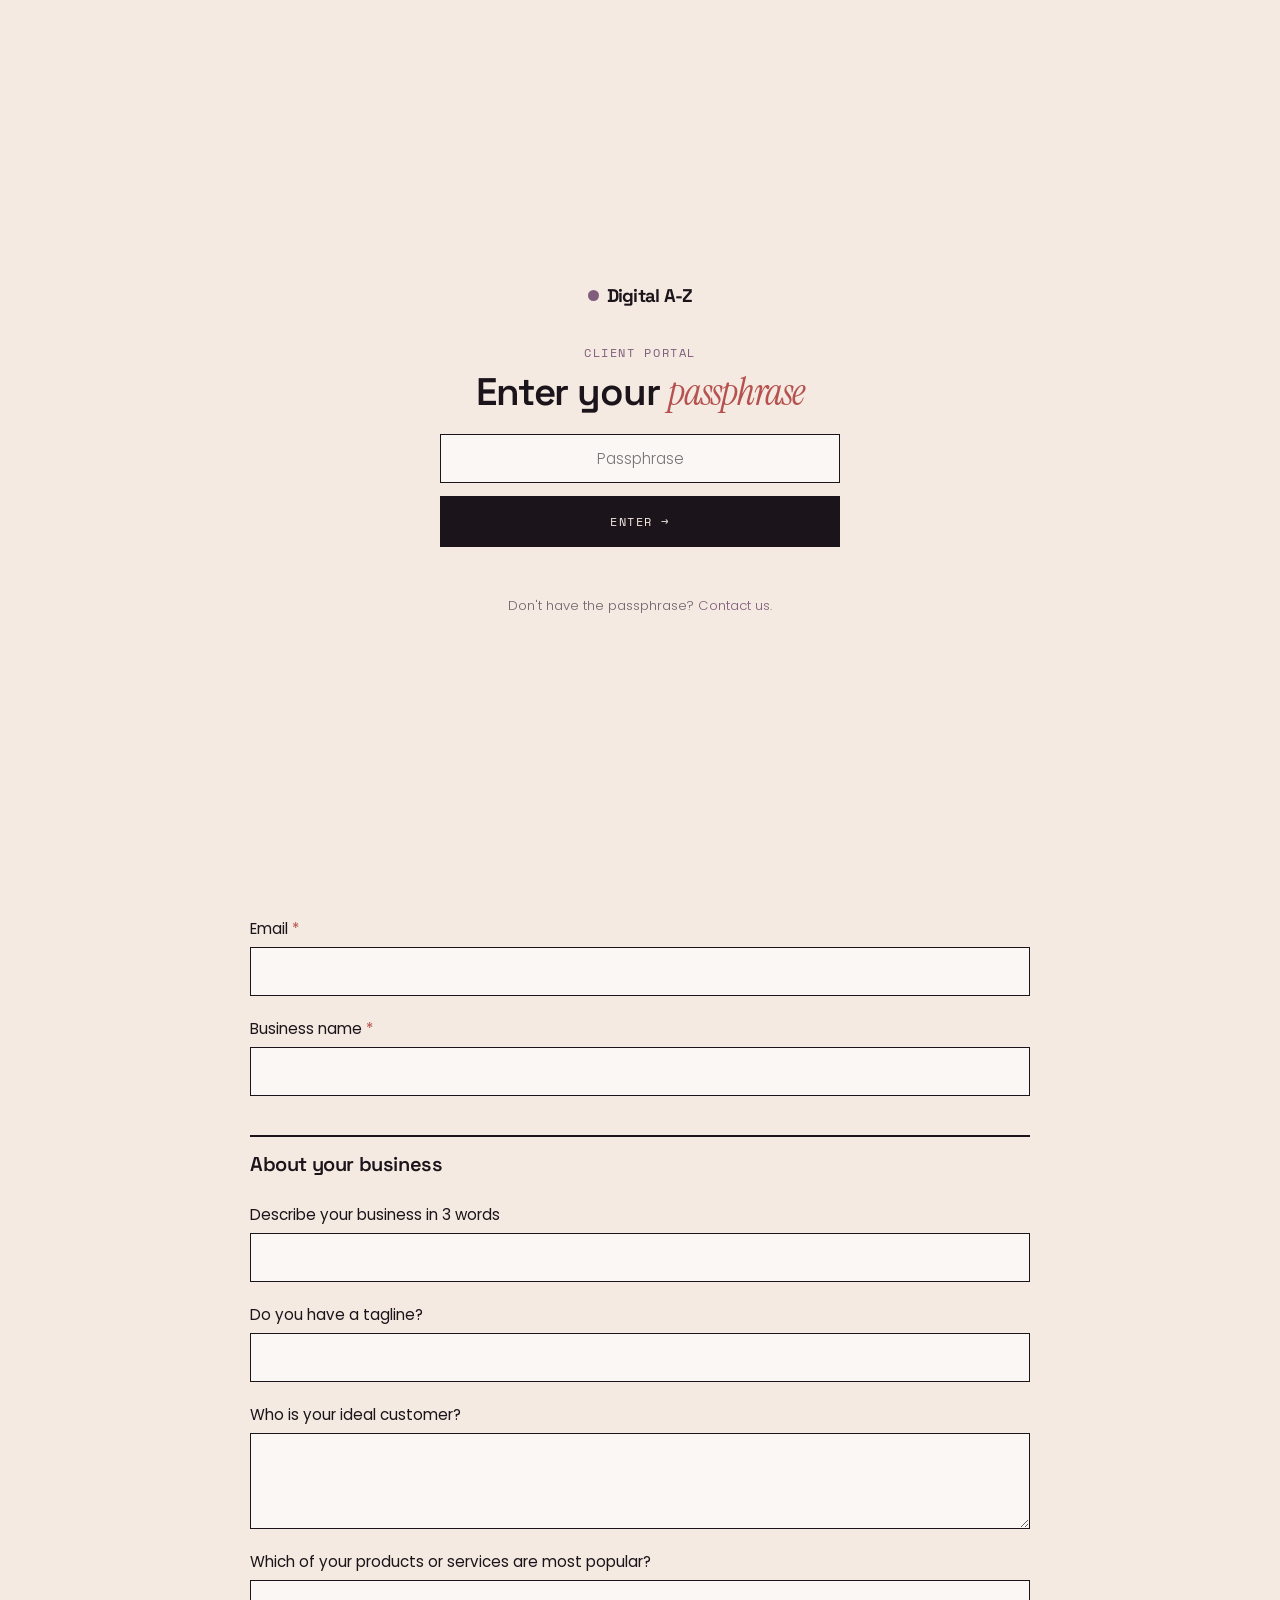
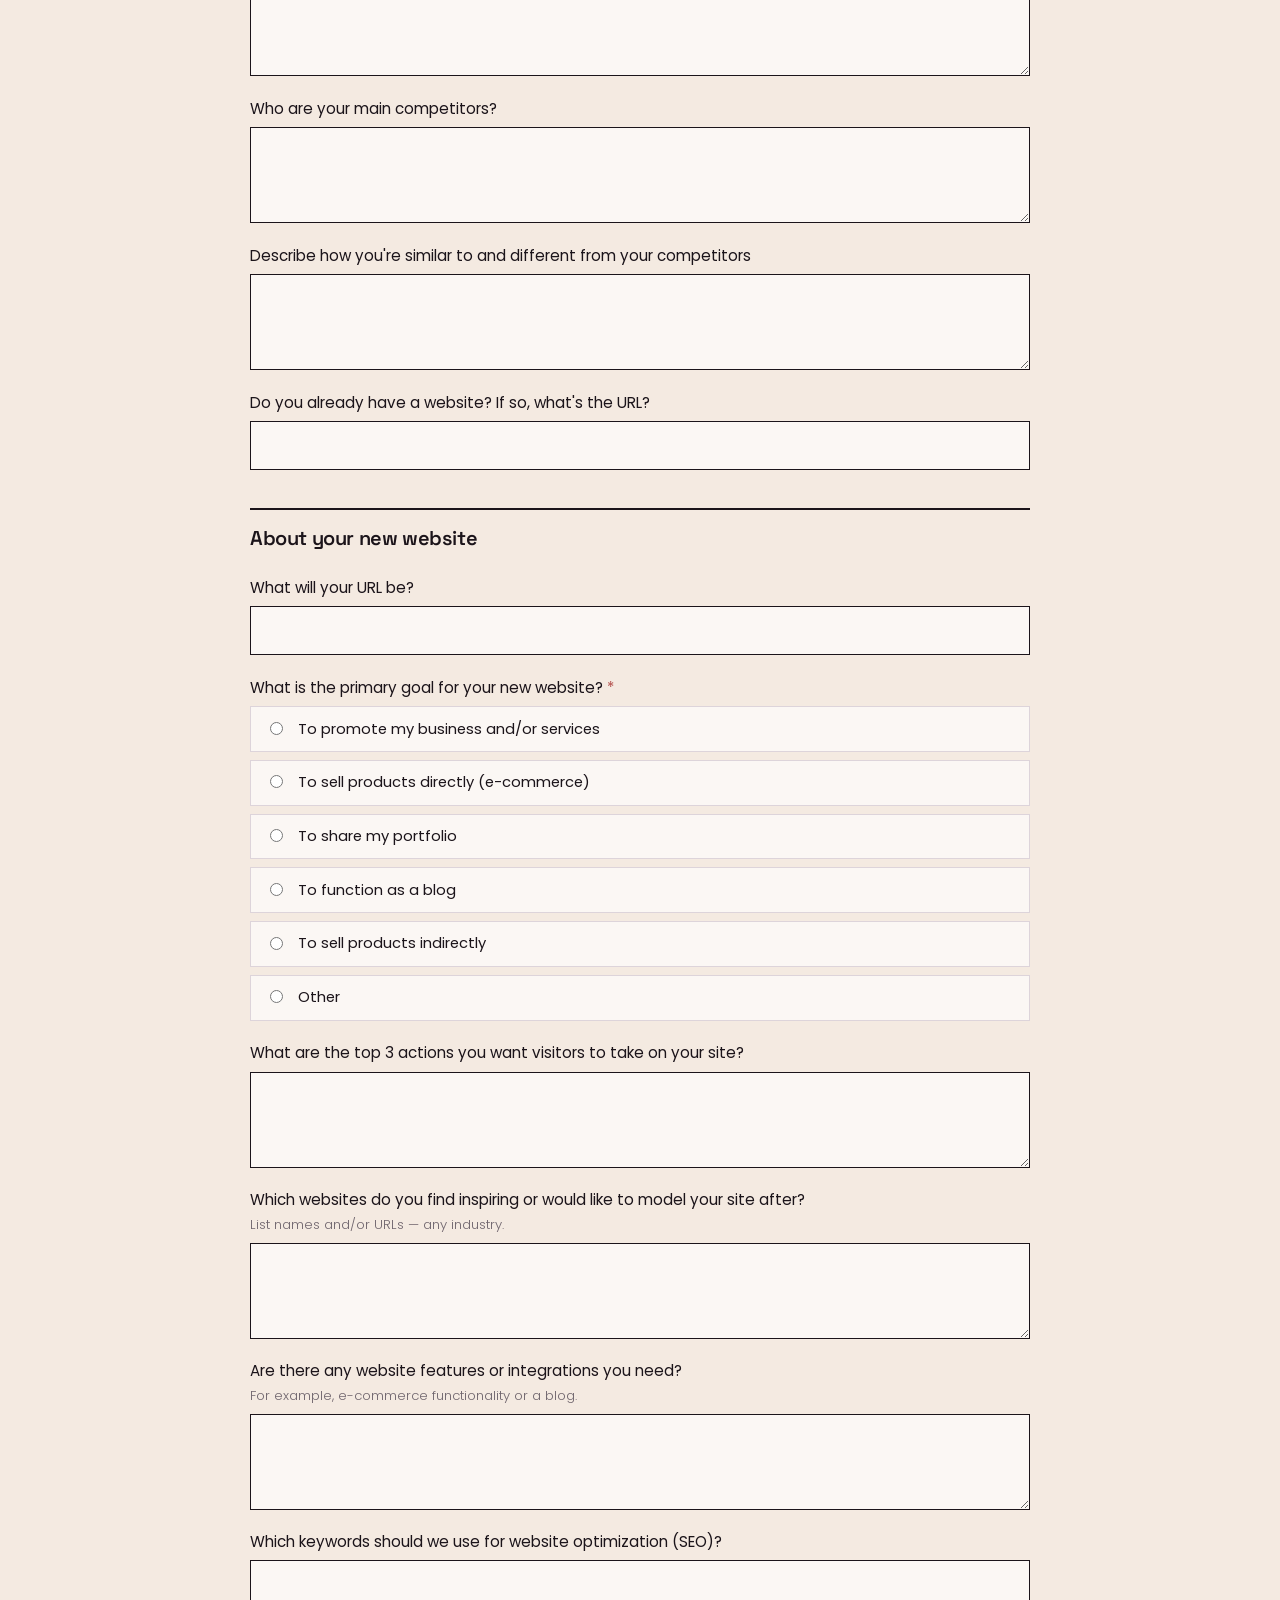
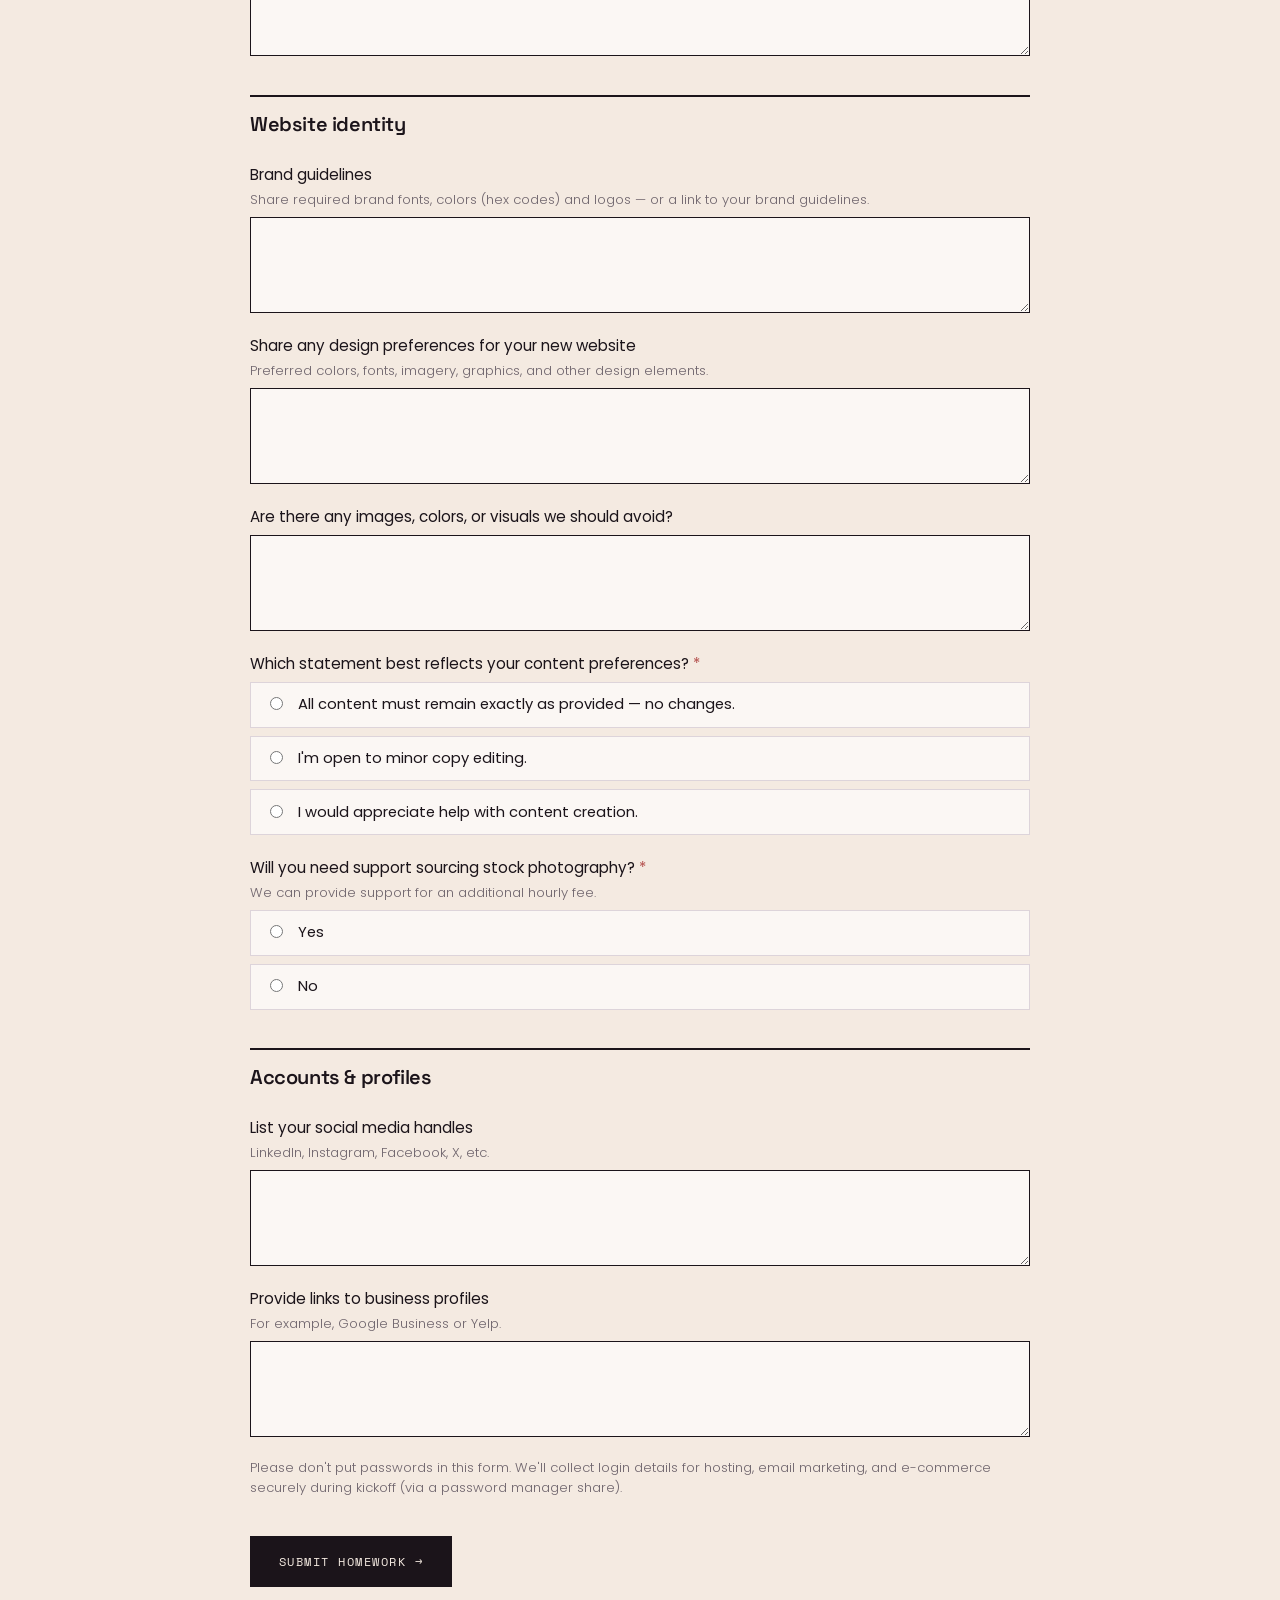
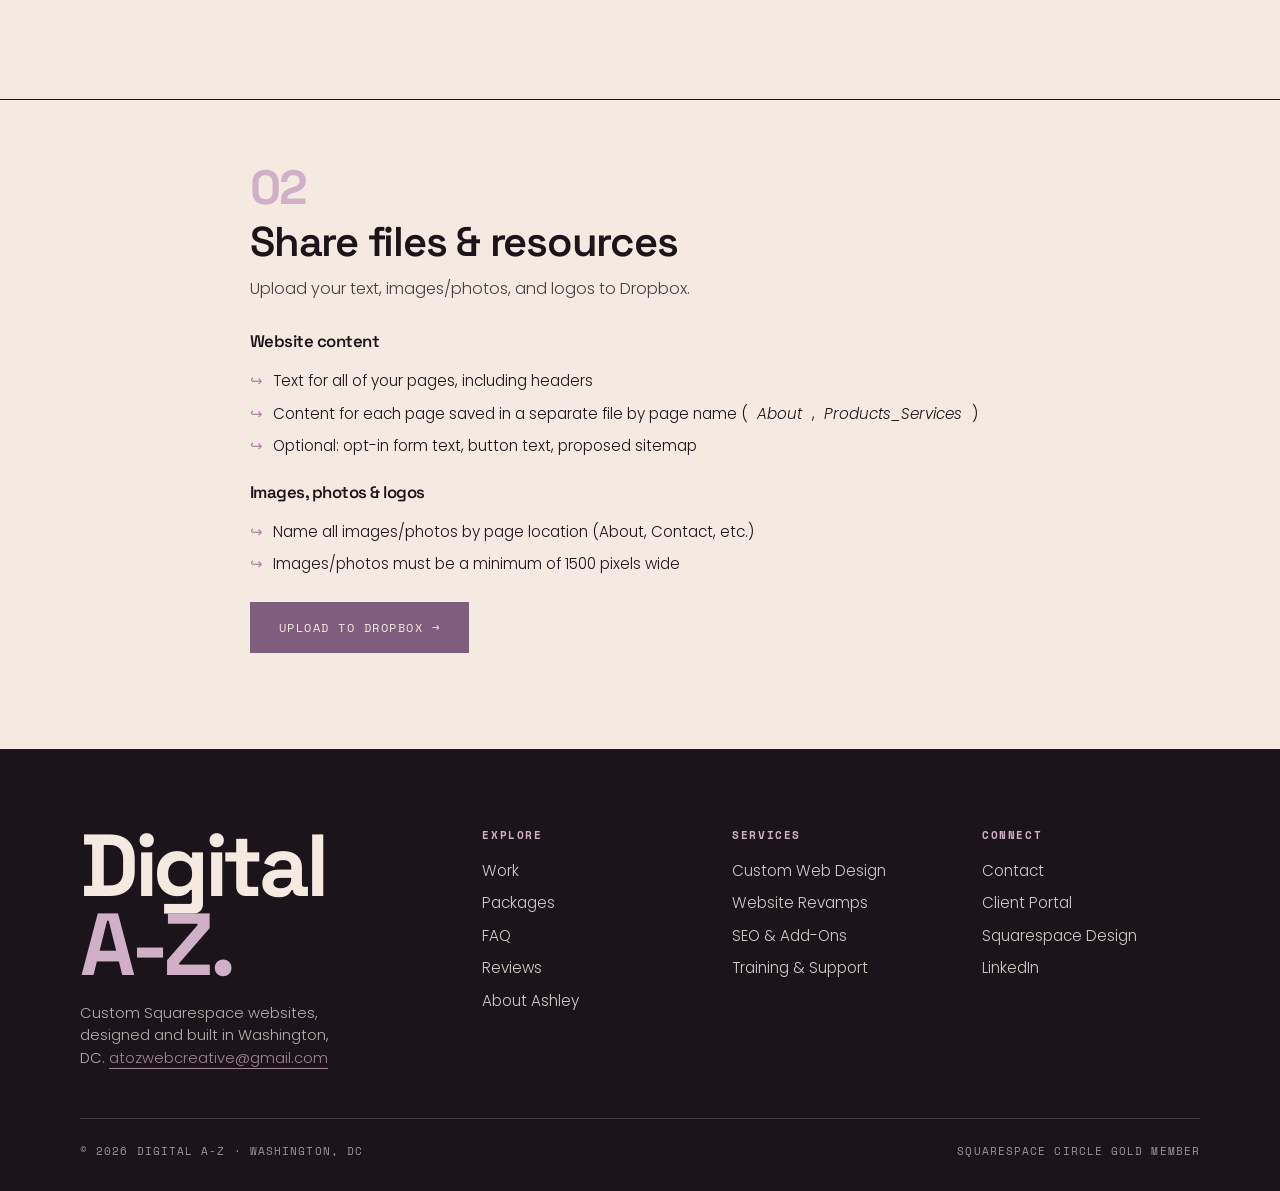
<file: portal.html>
<!DOCTYPE html>
<html lang="en">
<head>
<meta charset="utf-8">
<meta name="viewport" content="width=device-width, initial-scale=1">
<title>Client Portal | Digital A-Z</title>
<meta name="description" content="Client portal for Digital A-Z website design projects — complete your homework questionnaire and share files.">
<meta name="robots" content="noindex, nofollow">
<meta name="theme-color" content="#805c7d">
<link rel="icon" href="data:image/svg+xml,%3Csvg xmlns='http://www.w3.org/2000/svg' viewBox='0 0 100 100'%3E%3Crect width='100' height='100' rx='20' fill='%23805c7d'/%3E%3Ctext x='50' y='68' font-family='sans-serif' font-size='48' font-weight='700' fill='%23f4eae1' text-anchor='middle' letter-spacing='-3'%3EAZ%3C/text%3E%3C/svg%3E">
<link rel="preconnect" href="https://fonts.googleapis.com">
<link rel="preconnect" href="https://fonts.gstatic.com" crossorigin>
<link href="https://fonts.googleapis.com/css2?family=Space+Grotesk:wght@400;500;600;700&family=Space+Mono:wght@400;700&family=Instrument+Serif:ital@0;1&family=Poppins:wght@300;400;500&display=swap" rel="stylesheet">
<style>
:root{--disp:"Space Grotesk",sans-serif;--mono:"Space Mono",monospace;--edit:"Instrument Serif",serif;--body:"Poppins",sans-serif;--ink:#1b141a;--ink-700:#463f45;--ink-500:#6f656d;--ink-200:#ddd4da;--cream:#f4eae1;--shell:#fbf7f4;--purple-dark:#805c7d;--purple:#b380a6;--purple-light:#cfb0c7;--purple-faint:#f3eaf0;--terra:#b5524f;--sage:#5f8a6b}
*{box-sizing:border-box}
html{scroll-behavior:smooth}
body{margin:0;font-family:var(--body);color:var(--ink);background:var(--cream);font-weight:300;-webkit-font-smoothing:antialiased}
a{color:var(--purple-dark);text-decoration:none}
a:hover{color:var(--terra)}
h1,h2,h3{font-family:var(--disp);font-weight:600;margin:0;letter-spacing:-.03em;line-height:1}
.wrap{max-width:860px;margin:0 auto;padding:0 clamp(1.2rem,4vw,2.5rem)}
.mono{font-family:var(--mono);font-size:.72rem;text-transform:uppercase;letter-spacing:.14em;color:var(--purple-dark)}
.nav{position:sticky;top:0;z-index:50;background:var(--cream);border-bottom:1.5px solid var(--ink)}
.nav .row{display:flex;align-items:center;justify-content:space-between;height:64px;max-width:1200px;margin:0 auto;padding:0 clamp(1.2rem,4vw,2.5rem)}
.brand{white-space:nowrap;font-family:var(--disp);font-weight:700;font-size:1.15rem;letter-spacing:-.04em;color:var(--ink);display:flex;align-items:center;gap:.5rem}
.brand .dot{width:11px;height:11px;background:var(--purple-dark);border-radius:50%}
.navcta{white-space:nowrap;font-family:var(--mono);font-size:.7rem;text-transform:uppercase;letter-spacing:.12em;background:var(--ink);color:var(--cream);padding:.7rem 1.1rem}
.navcta:hover{background:var(--purple-dark);color:var(--cream)}
.hero{padding:clamp(3rem,7vw,5.5rem) 0 clamp(2rem,4vw,3rem)}
.hero h1{font-size:clamp(2.6rem,7vw,4.5rem);letter-spacing:-.04em;margin:.8rem 0 1.2rem}
.hero h1 em{font-family:var(--edit);font-style:italic;font-weight:400;color:var(--terra)}
.hero p{font-size:clamp(1rem,1.4vw,1.15rem);line-height:1.6;max-width:52ch;margin:0;color:var(--ink-700)}
.stepno{font-family:var(--disp);font-weight:700;font-size:3rem;color:var(--purple-light);letter-spacing:-.05em;line-height:1}
section.block{padding:clamp(2.5rem,5vw,4rem) 0;border-top:1.5px solid var(--ink)}
section.block h2{font-size:clamp(1.8rem,4vw,2.6rem);margin:.6rem 0 .8rem}
section.block>.wrap>p.lead{color:var(--ink-700);line-height:1.6;max-width:56ch;margin:0 0 2rem}
fieldset{border:none;margin:0 0 2.4rem;padding:0}
legend{font-family:var(--disp);font-weight:600;font-size:1.25rem;letter-spacing:-.02em;padding:0;margin-bottom:.3rem;border-top:2px solid var(--ink);padding-top:.9rem;width:100%}
.field{margin-top:1.3rem;display:flex;flex-direction:column;gap:.45rem}
label{font-weight:400;font-size:.95rem}
label .req{color:var(--terra)}
.hint{font-size:.82rem;color:var(--ink-500);margin:-.2rem 0 0}
input[type=text],input[type=email],input[type=url],input[type=password],textarea,select{font-family:var(--body);font-weight:300;font-size:.95rem;color:var(--ink);background:var(--shell);border:1.5px solid var(--ink);padding:.75rem .9rem;width:100%;border-radius:0}
textarea{min-height:96px;resize:vertical}
input:focus,textarea:focus,select:focus{outline:2px solid var(--purple);outline-offset:1px}
.choices{display:flex;flex-direction:column;gap:.5rem}
.choice{display:flex;gap:.7rem;align-items:flex-start;background:var(--shell);border:1.5px solid var(--ink-200);padding:.7rem .9rem;cursor:pointer;transition:border-color .15s}
.choice:hover{border-color:var(--purple)}
.choice input{accent-color:var(--purple-dark);margin-top:.2rem}
.choice span{font-size:.92rem;line-height:1.45}
.submit{font-family:var(--mono);font-size:.78rem;text-transform:uppercase;letter-spacing:.12em;background:var(--ink);color:var(--cream);border:none;padding:1rem 1.8rem;cursor:pointer}
.submit:hover{background:var(--purple-dark)}
.submit:disabled{opacity:.6;cursor:wait}
.form-note{font-size:.9rem;min-height:1.3em;margin-top:.9rem}
.form-note.ok{color:var(--sage)}
.form-note.err{color:var(--terra)}
.hp{position:absolute;left:-9999px;opacity:0;height:0;overflow:hidden}
.filelist{margin:1.2rem 0 0;padding:0;list-style:none;display:flex;flex-direction:column;gap:.55rem}
.filelist li{display:flex;gap:.6rem;font-size:.95rem;line-height:1.5;align-items:baseline}
.filelist li::before{content:"↪";color:var(--purple);font-family:var(--mono)}
.subhead{font-family:var(--disp);font-weight:600;font-size:1.05rem;margin:1.6rem 0 0}
.dropbtn{display:inline-block;font-family:var(--mono);font-size:.78rem;text-transform:uppercase;letter-spacing:.12em;background:var(--purple-dark);color:var(--cream);padding:1rem 1.8rem;margin-top:1.6rem}
.dropbtn:hover{background:var(--ink);color:var(--cream)}
.foot{background:var(--ink);color:var(--cream);padding:clamp(3rem,6vw,5rem) 0 2rem;margin-top:2rem}
.foot .top{display:grid;grid-template-columns:1.7fr 1fr 1fr 1fr;gap:2rem;padding-bottom:3rem;border-bottom:1px solid rgba(255,255,255,.18)}
.foot .blurb{font-size:.92rem;line-height:1.55;opacity:.72;max-width:30ch;margin:1.1rem 0 0}
.foot .blurb a{color:var(--purple-light);border-bottom:1px solid currentColor}
.foot .word{font-family:var(--disp);font-weight:700;font-size:clamp(2.5rem,7vw,5.5rem);letter-spacing:-.05em;line-height:.9}
.foot .word span{color:var(--purple-light)}
.foot .col h4{font-family:var(--mono);text-transform:uppercase;font-size:.7rem;letter-spacing:.14em;color:var(--purple-light);margin:0 0 1rem}
.foot .col a{display:block;font-size:.95rem;margin-bottom:.6rem;opacity:.85;transition:opacity .2s;color:var(--cream)}
.foot .col a:hover{opacity:1;color:#c08a3e}
.foot .bot{display:flex;justify-content:space-between;padding-top:1.5rem;font-family:var(--mono);font-size:.68rem;text-transform:uppercase;letter-spacing:.1em;opacity:.6;flex-wrap:wrap;gap:.5rem}
@media(max-width:820px){.foot .top{grid-template-columns:1fr 1fr}.foot .brand-col{grid-column:1/-1}}
</style>
</head>
<body>
<div id="gate" style="position:fixed;inset:0;z-index:100;background:var(--cream);display:flex;align-items:center;justify-content:center;padding:1.5rem">
  <form id="gateForm" style="width:100%;max-width:400px;text-align:center">
    <div style="font-family:var(--disp);font-weight:700;font-size:1.15rem;letter-spacing:-.04em;display:flex;align-items:center;justify-content:center;gap:.5rem;margin-bottom:2rem"><span style="width:11px;height:11px;background:var(--purple-dark);border-radius:50%"></span>Digital A-Z</div>
    <span class="mono">Client portal</span>
    <h1 style="font-size:clamp(1.8rem,5vw,2.4rem);margin:.6rem 0 1.4rem">Enter your <em style="font-family:var(--edit);font-style:italic;font-weight:400;color:var(--terra)">passphrase</em></h1>
    <input type="password" id="gatePass" autocomplete="off" placeholder="Passphrase" style="text-align:center">
    <button class="submit" type="submit" style="width:100%;margin-top:.8rem">Enter &rarr;</button>
    <p class="form-note err" id="gateNote" style="min-height:1.3em"></p>
    <p class="hint" style="margin-top:1rem">Don't have the passphrase? <a href="/#contact">Contact us</a>.</p>
  </form>
</div>
<script>
(function(){
  var HASH = '27cc6994fc1c01ce6659c6bddca9b69c4c6a9418065e612c69d110b3f7b11f8a';
  var gate = document.getElementById('gate');
  function sha(t){ return crypto.subtle.digest('SHA-256', new TextEncoder().encode(t)).then(function(b){ return Array.from(new Uint8Array(b)).map(function(x){return x.toString(16).padStart(2,'0');}).join(''); }); }
  function open(){ gate.style.display='none'; document.body.style.overflow=''; }
  document.body.style.overflow='hidden';
  if(sessionStorage.getItem('daz_portal')==='1'){ open(); }
  document.getElementById('gateForm').addEventListener('submit', function(e){
    e.preventDefault();
    sha(document.getElementById('gatePass').value.trim().toLowerCase()).then(function(h){
      if(h===HASH){ try{sessionStorage.setItem('daz_portal','1');}catch(err){} open(); }
      else{ document.getElementById('gateNote').textContent='That passphrase isn\u2019t right \u2014 try again.'; }
    });
  });
})();
</script>
<nav class="nav"><div class="row"><a href="/" class="brand"><span class="dot"></span>Digital A-Z</a><a class="navcta" href="/#contact">Contact &rarr;</a></div></nav>

<header class="hero"><div class="wrap">
  <span class="mono">Client portal</span>
  <h1>Homework for your <em>website</em> project</h1>
  <p>Two steps: answer the questionnaire below, then upload your content and brand files. Skip any questions that don't apply — we'll cover gaps together.</p>
</div></header>

<section class="block" id="homework"><div class="wrap">
  <span class="stepno">01</span>
  <h2>The questionnaire</h2>
  <p class="lead">Tell me about your business and what you want your new website to do.</p>
  <form id="homeworkForm" novalidate="">
    <div class="hp"><label for="company">Company</label><input type="text" id="company" name="company" tabindex="-1" autocomplete="off"></div>

    <fieldset><legend>You</legend>
      <div class="field"><label for="client_name">Your name <span class="req">*</span></label><input type="text" id="client_name" name="client_name" required=""></div>
      <div class="field"><label for="client_email">Email <span class="req">*</span></label><input type="email" id="client_email" name="client_email" required=""></div>
      <div class="field"><label for="business_name">Business name <span class="req">*</span></label><input type="text" id="business_name" name="business_name" required=""></div>
    </fieldset>

    <fieldset><legend>About your business</legend>
      <div class="field"><label for="three_words">Describe your business in 3 words</label><input type="text" id="three_words" name="three_words"></div>
      <div class="field"><label for="tagline">Do you have a tagline?</label><input type="text" id="tagline" name="tagline"></div>
      <div class="field"><label for="ideal_customer">Who is your ideal customer?</label><textarea id="ideal_customer" name="ideal_customer"></textarea></div>
      <div class="field"><label for="popular_offerings">Which of your products or services are most popular?</label><textarea id="popular_offerings" name="popular_offerings"></textarea></div>
      <div class="field"><label for="competitors">Who are your main competitors?</label><textarea id="competitors" name="competitors"></textarea></div>
      <div class="field"><label for="competitor_diff">Describe how you're similar to and different from your competitors</label><textarea id="competitor_diff" name="competitor_diff"></textarea></div>
      <div class="field"><label for="existing_site">Do you already have a website? If so, what's the URL?</label><input type="text" id="existing_site" name="existing_site"></div>
    </fieldset>

    <fieldset><legend>About your new website</legend>
      <div class="field"><label for="new_url">What will your URL be?</label><input type="text" id="new_url" name="new_url"></div>
      <div class="field"><label>What is the primary goal for your new website? <span class="req">*</span></label>
        <div class="choices">
          <label class="choice"><input type="radio" name="primary_goal" value="Promote my business and/or services" required=""><span>To promote my business and/or services</span></label>
          <label class="choice"><input type="radio" name="primary_goal" value="Sell products directly (e-commerce)"><span>To sell products directly (e-commerce)</span></label>
          <label class="choice"><input type="radio" name="primary_goal" value="Share my portfolio"><span>To share my portfolio</span></label>
          <label class="choice"><input type="radio" name="primary_goal" value="Function as a blog"><span>To function as a blog</span></label>
          <label class="choice"><input type="radio" name="primary_goal" value="Sell products indirectly"><span>To sell products indirectly</span></label>
          <label class="choice"><input type="radio" name="primary_goal" value="Other"><span>Other</span></label>
        </div>
      </div>
      <div class="field"><label for="top_actions">What are the top 3 actions you want visitors to take on your site?</label><textarea id="top_actions" name="top_actions"></textarea></div>
      <div class="field"><label for="inspiration">Which websites do you find inspiring or would like to model your site after?</label><p class="hint">List names and/or URLs — any industry.</p><textarea id="inspiration" name="inspiration"></textarea></div>
      <div class="field"><label for="features">Are there any website features or integrations you need?</label><p class="hint">For example, e-commerce functionality or a blog.</p><textarea id="features" name="features"></textarea></div>
      <div class="field"><label for="seo_keywords">Which keywords should we use for website optimization (SEO)?</label><textarea id="seo_keywords" name="seo_keywords"></textarea></div>
    </fieldset>

    <fieldset><legend>Website identity</legend>
      <div class="field"><label for="brand_guidelines">Brand guidelines</label><p class="hint">Share required brand fonts, colors (hex codes) and logos — or a link to your brand guidelines.</p><textarea id="brand_guidelines" name="brand_guidelines"></textarea></div>
      <div class="field"><label for="design_prefs">Share any design preferences for your new website</label><p class="hint">Preferred colors, fonts, imagery, graphics, and other design elements.</p><textarea id="design_prefs" name="design_prefs"></textarea></div>
      <div class="field"><label for="design_avoid">Are there any images, colors, or visuals we should avoid?</label><textarea id="design_avoid" name="design_avoid"></textarea></div>
      <div class="field"><label>Which statement best reflects your content preferences? <span class="req">*</span></label>
        <div class="choices">
          <label class="choice"><input type="radio" name="content_pref" value="All content must remain exactly as provided" required=""><span>All content must remain exactly as provided — no changes.</span></label>
          <label class="choice"><input type="radio" name="content_pref" value="Open to minor copy editing"><span>I'm open to minor copy editing.</span></label>
          <label class="choice"><input type="radio" name="content_pref" value="Would appreciate help with content creation"><span>I would appreciate help with content creation.</span></label>
        </div>
      </div>
      <div class="field"><label>Will you need support sourcing stock photography? <span class="req">*</span></label><p class="hint">We can provide support for an additional hourly fee.</p>
        <div class="choices">
          <label class="choice"><input type="radio" name="stock_photos" value="Yes" required=""><span>Yes</span></label>
          <label class="choice"><input type="radio" name="stock_photos" value="No"><span>No</span></label>
        </div>
      </div>
    </fieldset>

    <fieldset><legend>Accounts &amp; profiles</legend>
      <div class="field"><label for="social_handles">List your social media handles</label><p class="hint">LinkedIn, Instagram, Facebook, X, etc.</p><textarea id="social_handles" name="social_handles"></textarea></div>
      <div class="field"><label for="business_profiles">Provide links to business profiles</label><p class="hint">For example, Google Business or Yelp.</p><textarea id="business_profiles" name="business_profiles"></textarea></div>
      <p class="hint" style="margin-top:1.3rem">Please don't put passwords in this form. We'll collect login details for hosting, email marketing, and e-commerce securely during kickoff (via a password manager share).</p>
    </fieldset>

    <button class="submit" type="submit">Submit homework &rarr;</button>
    <p class="form-note" id="hw-note"></p>
  </form>
</div></section>

<section class="block" id="files"><div class="wrap">
  <span class="stepno">02</span>
  <h2>Share files &amp; resources</h2>
  <p class="lead">Upload your text, images/photos, and logos to Dropbox.</p>
  <h3 class="subhead">Website content</h3>
  <ul class="filelist">
    <li>Text for all of your pages, including headers</li>
    <li>Content for each page saved in a separate file by page name (<em>About</em>, <em>Products_Services</em>)</li>
    <li>Optional: opt-in form text, button text, proposed sitemap</li>
  </ul>
  <h3 class="subhead">Images, photos &amp; logos</h3>
  <ul class="filelist">
    <li>Name all images/photos by page location (About, Contact, etc.)</li>
    <li>Images/photos must be a minimum of 1500 pixels wide</li>
  </ul>
  <a class="dropbtn" href="https://www.dropbox.com/request/R2voxg7TL5m4WQzN5neK" target="_blank" rel="noopener">Upload to Dropbox &rarr;</a>
</div></section>

<footer class="foot"><div class="wrap" style="max-width:1200px">
  <div class="top">
    <div class="brand-col"><div class="word">Digital<br><span>A&#8209;Z.</span></div><p class="blurb">Custom Squarespace websites, designed and built in Washington, DC. <a href="/#contact">atozwebcreative@gmail.com</a></p></div>
    <div class="col"><h4>Explore</h4><a href="/#work">Work</a><a href="/#pricing">Packages</a><a href="/#faq">FAQ</a><a href="/#reviews">Reviews</a><a href="/#about">About Ashley</a></div>
    <div class="col"><h4>Services</h4><a href="/#services">Custom Web Design</a><a href="/#services">Website Revamps</a><a href="/#services">SEO &amp; Add-Ons</a><a href="/#services">Training &amp; Support</a></div>
    <div class="col"><h4>Connect</h4><a href="/#contact">Contact</a><a href="/portal">Client Portal</a><a href="https://www.digitalaz.co/squarespace" target="_blank" rel="noopener">Squarespace Design</a><a href="https://www.linkedin.com/in/ashleyzusman" target="_blank" rel="noopener">LinkedIn</a></div>
  </div>
  <div class="bot"><span>© 2026 Digital A-Z · Washington, DC</span><span>Squarespace Circle Gold Member</span></div>
</div></footer>

<script>
(function(){
  var SUPABASE_URL = 'https://jxnrmosgthbnegyszszc.supabase.co';
  var SUPABASE_ANON_KEY = 'sb_publishable_y2cjJR8OvTh1zUJbD_Phkw_OxH5rFsP';
  var form = document.getElementById('homeworkForm'); if(!form) return;
  var note = document.getElementById('hw-note');
  var loadedAt = Date.now();
  var clientPromise = null;
  function loadClient(){
    if(clientPromise) return clientPromise;
    clientPromise = new Promise(function(resolve){
      var s = document.createElement('script');
      s.src = 'https://cdn.jsdelivr.net/npm/@supabase/supabase-js@2';
      s.onload = function(){ resolve(window.supabase.createClient(SUPABASE_URL, SUPABASE_ANON_KEY)); };
      s.onerror = function(){ resolve(null); };
      document.head.appendChild(s);
    });
    return clientPromise;
  }
  form.addEventListener('focusin', loadClient, { once: true });
  form.addEventListener('submit', async function(e){
    e.preventDefault();
    note.className = 'form-note';
    if(!form.checkValidity()){ note.textContent = 'Please fill in the required fields.'; note.classList.add('err'); form.reportValidity(); return; }
    if(form.company.value || Date.now() - loadedAt < 3000){ form.reset(); note.textContent = 'Thanks! Your homework is in.'; note.classList.add('ok'); return; }
    var fd = new FormData(form);
    var answers = {};
    fd.forEach(function(v, k){ if(k !== 'company' && k !== 'client_name' && k !== 'client_email' && k !== 'business_name'){ answers[k] = (v || '').toString().trim() || null; } });
    var row = { name: fd.get('client_name').trim(), email: fd.get('client_email').trim(), business: fd.get('business_name').trim(), answers: answers };
    var btn = form.querySelector('.submit'); btn.disabled = true; note.textContent = 'Sending\u2026';
    try{
      var client = await loadClient();
      if(!client) throw new Error('load');
      var res = await client.from('client_homework').insert([row]);
      if(res.error) throw res.error;
      form.reset();
      note.textContent = "Thanks! Your homework is in \u2014 next, upload your files below. I'll be in touch shortly.";
      note.classList.add('ok');
    }catch(err){
      note.textContent = 'Something went wrong. Please email atozwebcreative@gmail.com.'; note.classList.add('err');
    }finally{ btn.disabled = false; }
  });
})();
</script>
</body>
</html>
</file>
